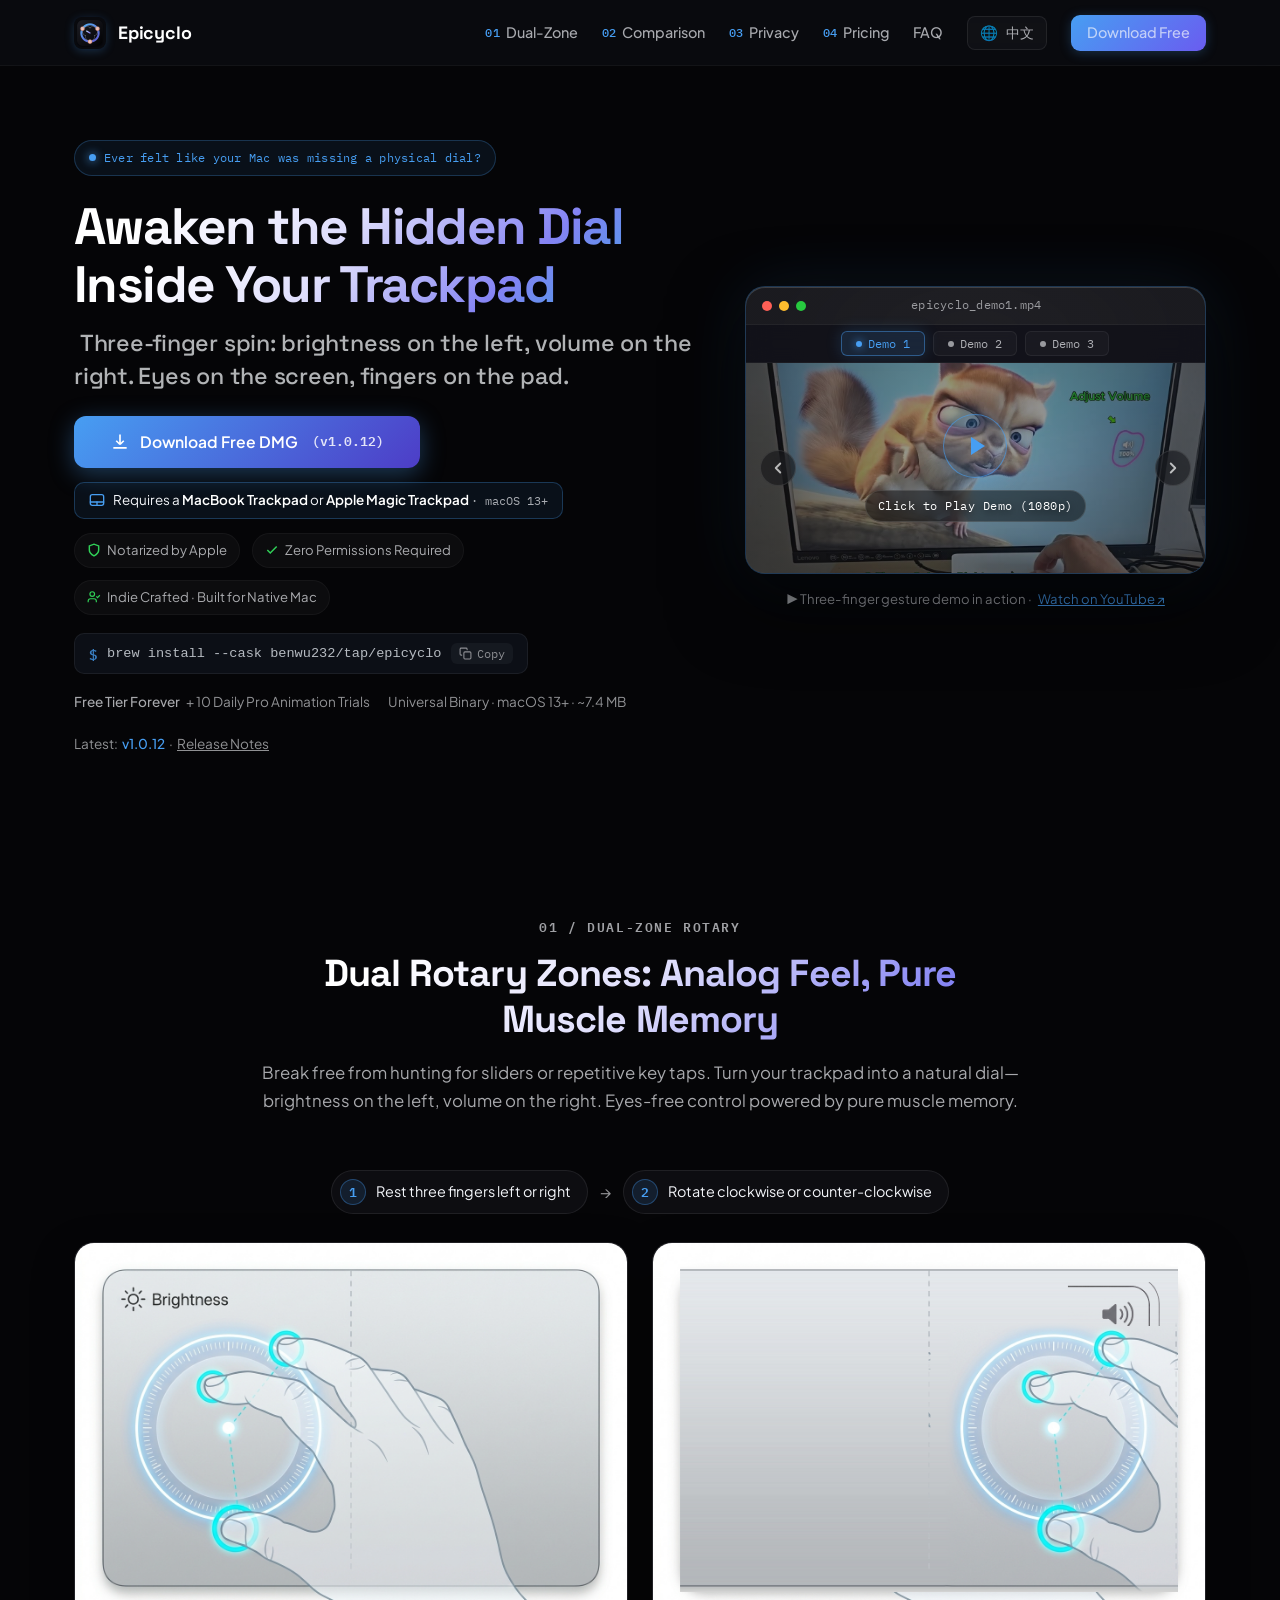
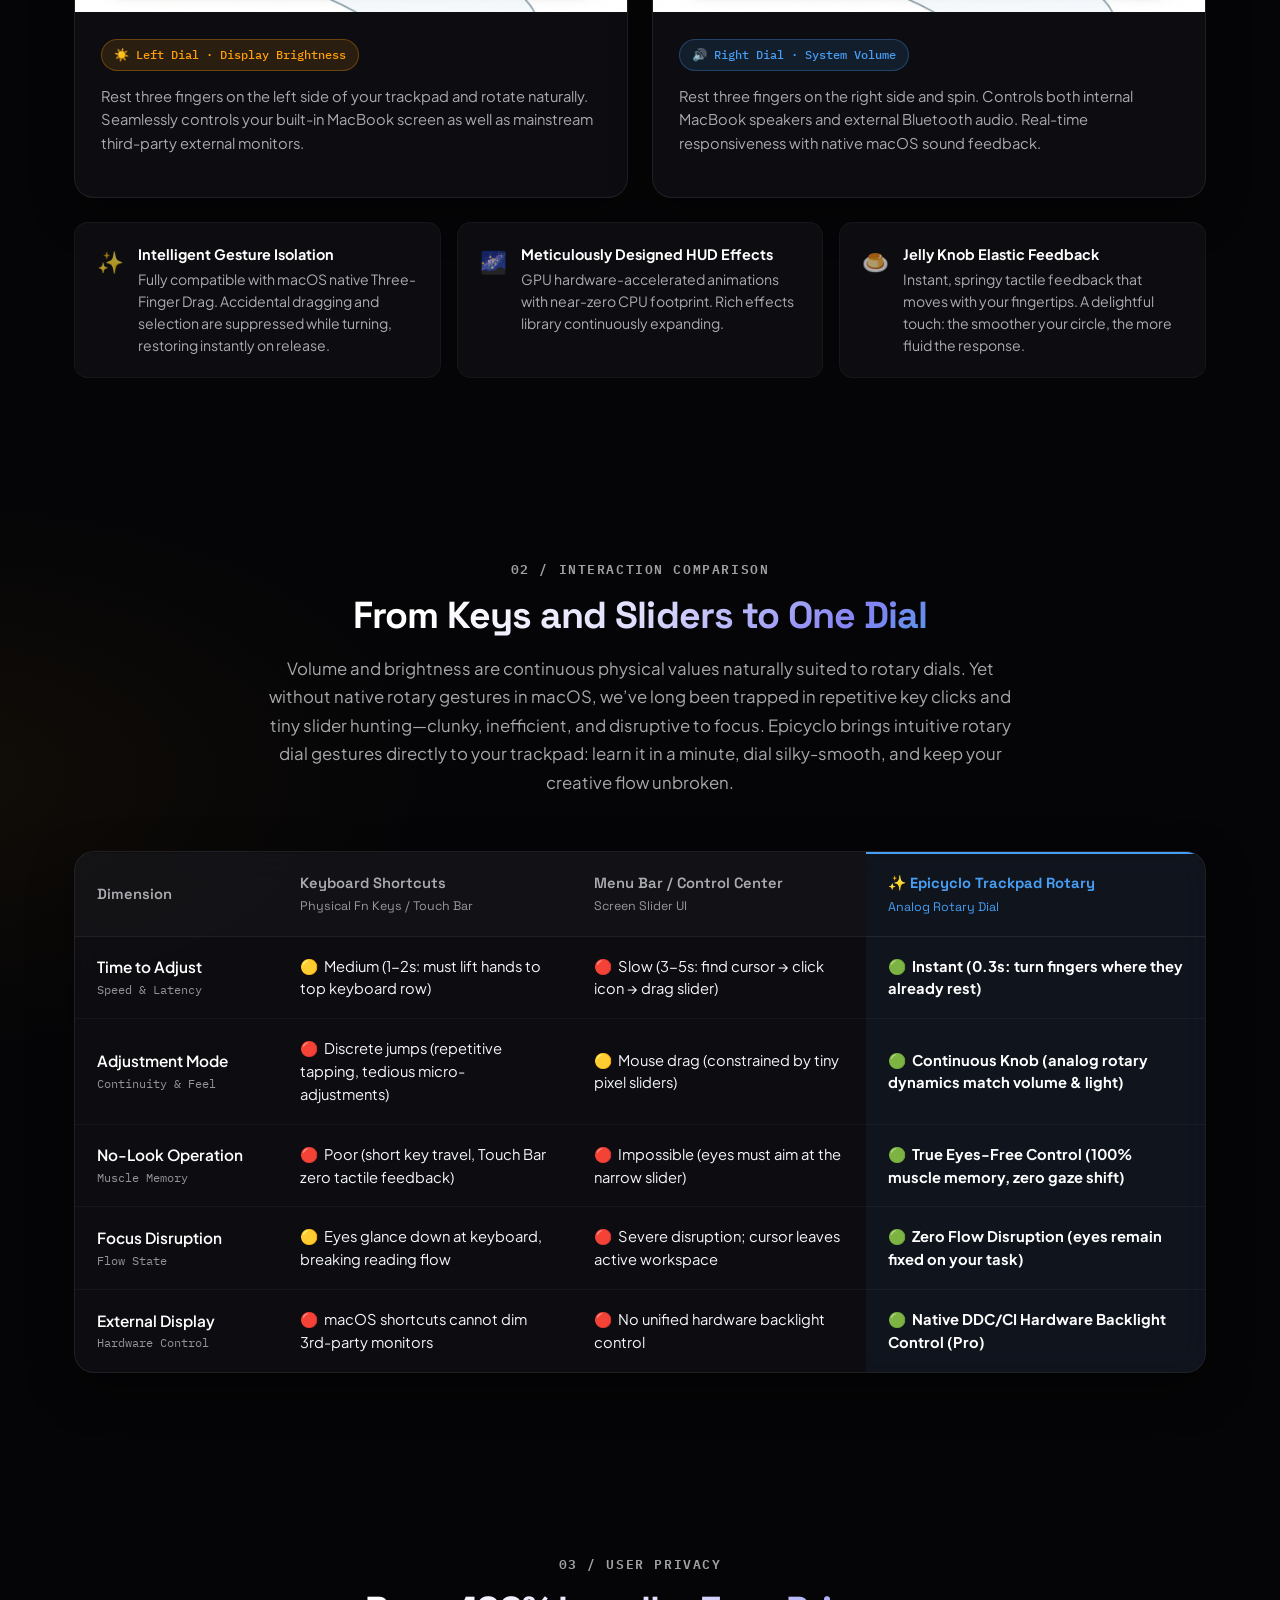
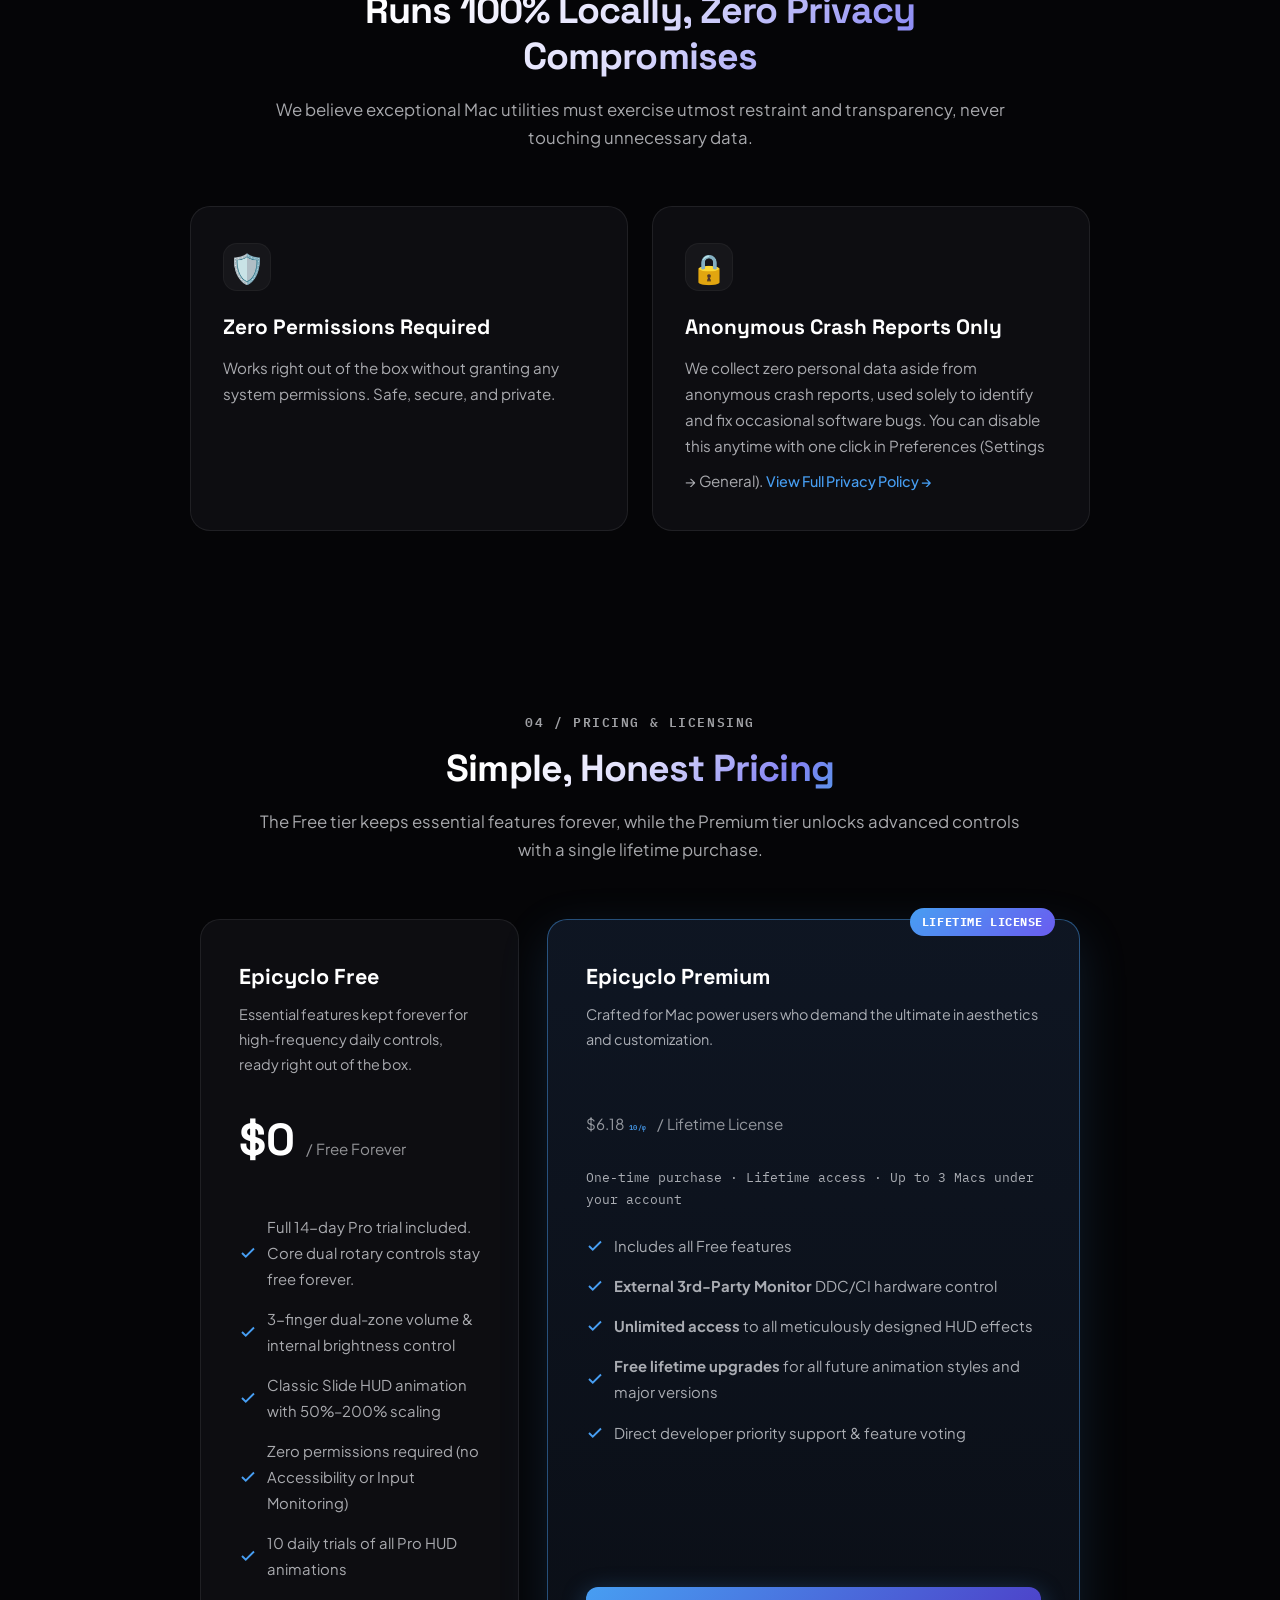
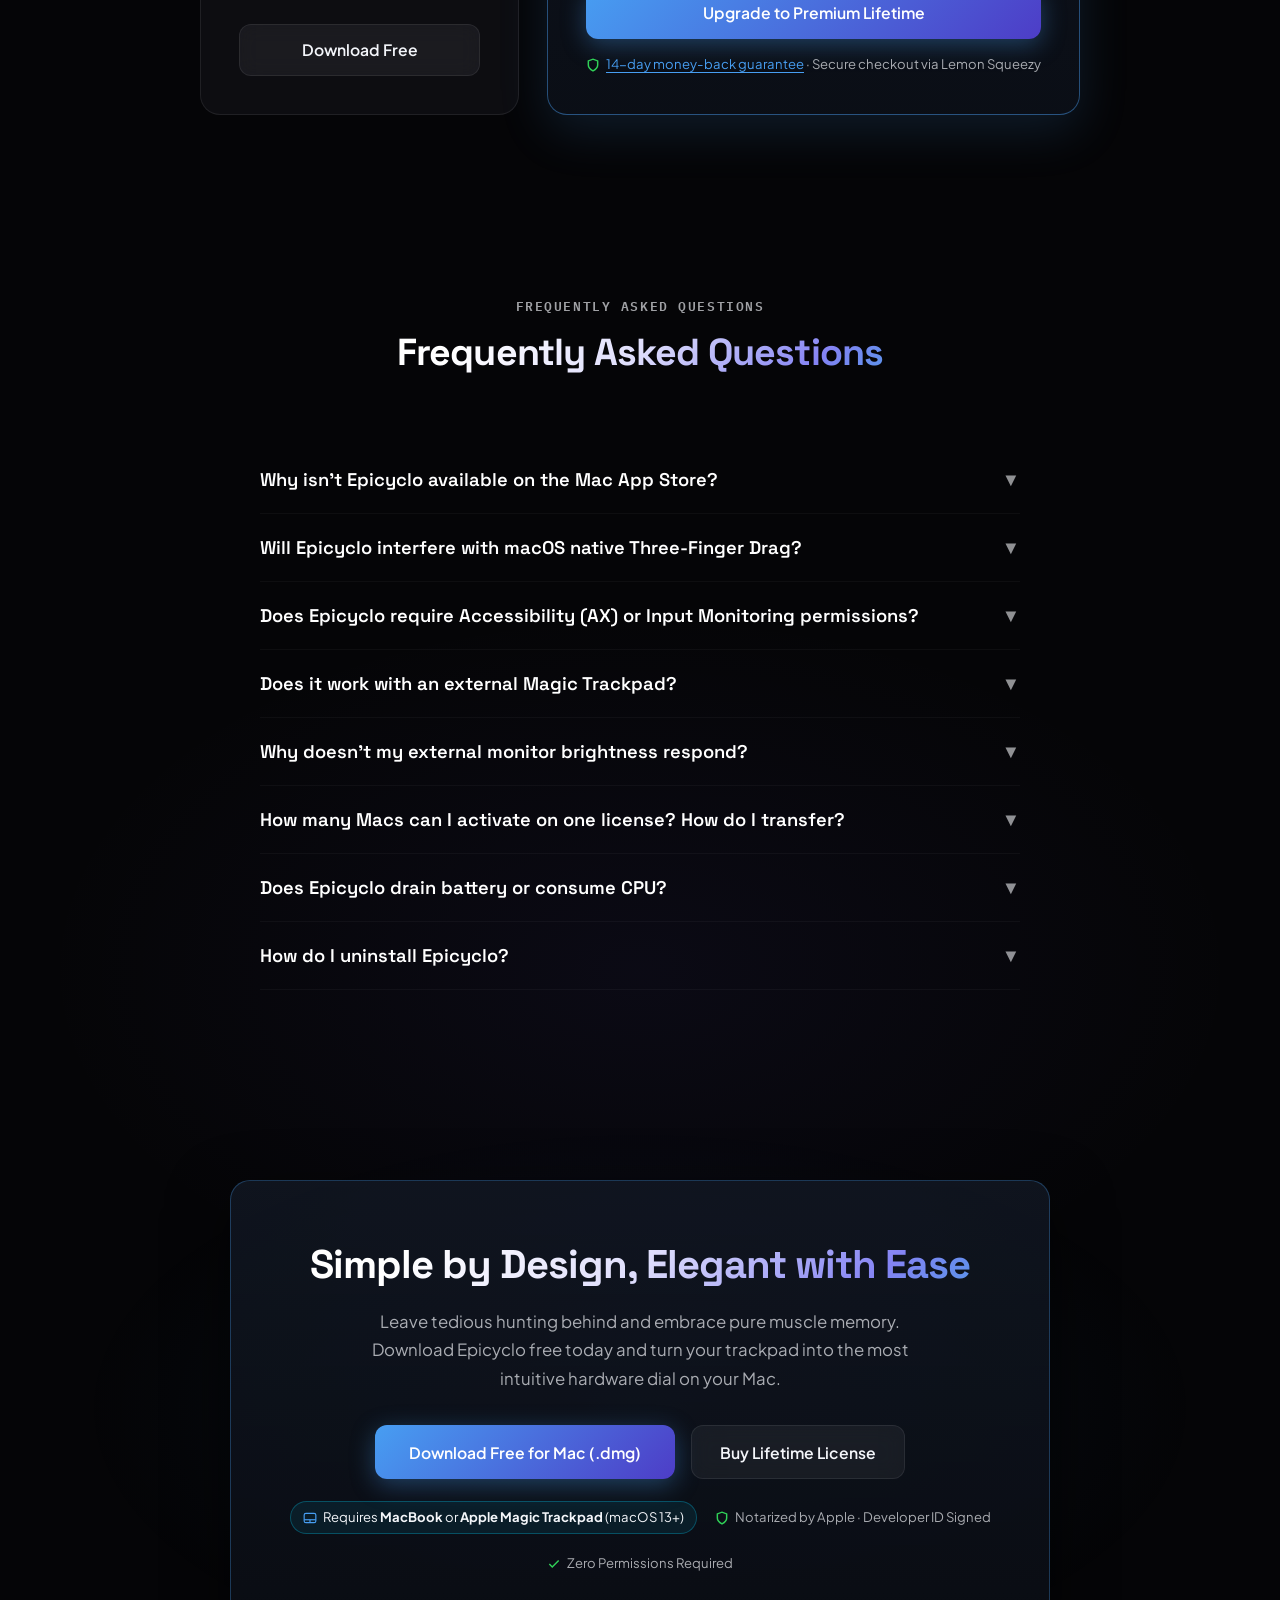
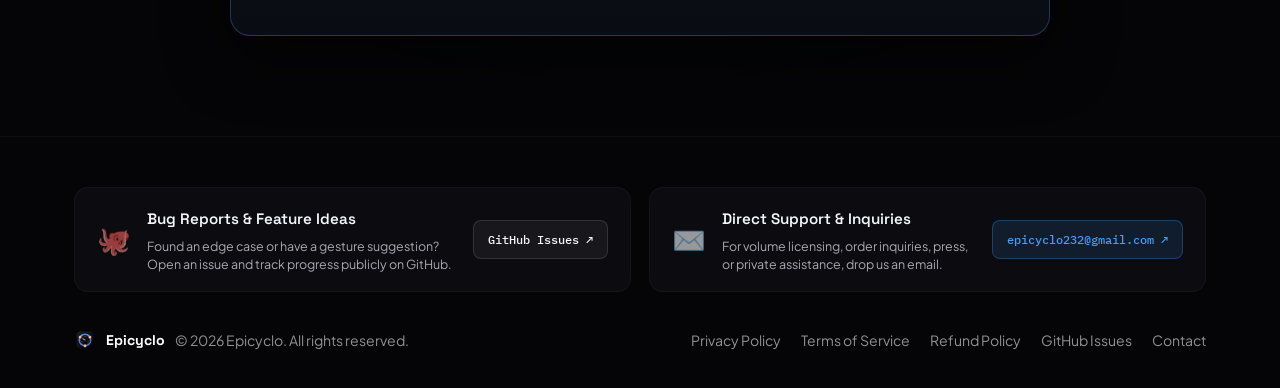
<file: index.html>
<!DOCTYPE html>
<html lang="en">
<head>
  <meta charset="UTF-8">
  <meta name="viewport" content="width=device-width, initial-scale=1.0">
  <title>Epicyclo — Awaken the Hidden Dial Inside Your Trackpad · Zero Permissions, Eyes-Free Control</title>
  <meta name="description" content="Epicyclo · Awaken the hidden dial inside your trackpad. Three-finger spin: brightness on the left, volume on the right. Eyes on the screen, fingers on the pad. Zero permissions, eyes-free control. Effortless simplicity, unbroken focus.">
  <link rel="icon" type="image/png" href="assets/appicon32.png">
  <link rel="apple-touch-icon" href="assets/appicon.png">

  <!-- Open Graph -->
  <meta property="og:type" content="website">
  <meta property="og:title" content="Epicyclo — Awaken the Hidden Dial Inside Your Trackpad">
  <meta property="og:description" content="Three-finger spin: brightness on the left, volume on the right. Eyes on the screen, fingers on the pad. Zero permissions, eyes-free control.">
  <meta property="og:image" content="assets/appicon.png">

  <!-- Twitter Card -->
  <meta name="twitter:card" content="summary_large_image">
  <meta name="twitter:title" content="Epicyclo — Awaken the Hidden Dial Inside Your Trackpad">
  <meta name="twitter:description" content="Three-finger spin: brightness on the left, volume on the right. Eyes on the screen, fingers on the pad. Zero permissions, eyes-free control.">
  <meta name="twitter:image" content="assets/appicon.png">

  <link rel="stylesheet" href="style.css">

  <script>
    // Smart language redirect for Chinese visitors
    (function(){
      try {
        var pref = localStorage.getItem("epicyclo_preferred_lang");
        if (!pref) {
          var langs = navigator.languages || [navigator.language || ""];
          var isZh = false;
          for (var i = 0; i < langs.length; i++) {
            if (langs[i] && langs[i].toLowerCase().indexOf("zh") === 0) {
              isZh = true;
              break;
            }
          }
          if (isZh) {
            window.location.replace("index_zh.html" + (window.location.hash || ""));
          }
        }
      } catch(e) {}
    })();
  </script>
</head>
<body>

  <!-- Navigation -->
  <header>
    <div class="nav">
      <a href="index.html" class="brand" aria-label="Epicyclo Homepage">
        <img src="assets/appicon.png" alt="Epicyclo Logo" class="brand-icon">
        <span>Epicyclo</span>
      </a>

      <nav class="nav-links">
        <a href="#matrix"><span class="n">01</span>Dual-Zone</a>
        <a href="#vs"><span class="n">02</span>Comparison</a>
        <a href="#privacy"><span class="n">03</span>Privacy</a>
        <a href="#pricing"><span class="n">04</span>Pricing</a>
        <a href="#faq">FAQ</a>
        <a href="index_zh.html" class="lang-btn" onclick="localStorage.setItem('epicyclo_preferred_lang', 'zh')" title="切换到中文">🌐 中文</a>
        <a href="#download" class="nav-cta">Download Free</a>
      </nav>
    </div>
  </header>

  <!-- Hero Section -->
  <section class="hero" id="hero">
    <div class="wrap">
      <div class="hero-grid">
        <div class="hero-text rv in">
          <div class="hero-badge">
            <span class="pulse-dot"></span>
            <span>Ever felt like your Mac was missing a physical dial?</span>
          </div>

          <h1>
            <span class="gradient-text">Awaken the Hidden Dial Inside Your Trackpad</span><br><span class="hero-subtitle">&nbsp;Three-finger spin: brightness on the left, volume on the right. Eyes on the screen, fingers on the pad.</span></h1>

          <div class="hero-actions" id="download">
            <a href="https://github.com/benwu232/Epicyclo/releases/download/v1.0.12/Epicyclo_v1.0.12.dmg" class="btn btn-primary" id="heroDownloadBtn" download="" title="Direct download Epicyclo_v1.0.12.dmg" style="padding:0 36px;height:52px">
              <svg width="20" height="20" fill="none" stroke="currentColor" stroke-width="2" viewBox="0 0 24 24" aria-hidden="true">
                <path d="M12 3v12m0 0l-4.5-4.5M12 15l4.5-4.5M4 19h16"></path>
              </svg>
              <span>Download Free DMG</span>
              <span class="mono" id="heroVersionTag" style="font-size:0.84em;opacity:0.85;margin-left:4px">(v1.0.12)</span>
            </a>
            <div class="hero-hw-req" role="note" aria-label="Hardware Requirements">
              <svg width="16" height="16" viewBox="0 0 24 24" fill="none" stroke="currentColor" stroke-width="2" stroke-linecap="round" stroke-linejoin="round" aria-hidden="true">
                <rect x="2" y="4" width="20" height="16" rx="3" ry="3"></rect>
                <line x1="2" y1="15" x2="22" y2="15"></line>
                <line x1="12" y1="15" x2="12" y2="20"></line>
              </svg>
              <span>Requires a <b>MacBook Trackpad</b> or <b>Apple Magic Trackpad</b> <span class="hw-os">· macOS 13+</span></span>
            </div>
          </div>

          <div class="hero-trust-row">
            <span class="hero-trust-item">
              <svg width="14" height="14" viewBox="0 0 24 24" fill="none" stroke="currentColor" stroke-width="2.5"><path d="M12 22s8-4 8-10V5l-8-3-8 3v7c0 6 8 10 8 10z"></path></svg>
              <span>Notarized by Apple</span>
            </span>
            <span class="hero-trust-item">
              <svg width="14" height="14" viewBox="0 0 24 24" fill="none" stroke="currentColor" stroke-width="2.5"><polyline points="20 6 9 17 4 12"></polyline></svg>
              <span>Zero Permissions Required</span>
            </span>
            <span class="hero-trust-item">
              <svg width="14" height="14" viewBox="0 0 24 24" fill="none" stroke="currentColor" stroke-width="2"><path d="M16 21v-2a4 4 0 0 0-4-4H6a4 4 0 0 0-4 4v2"></path><circle cx="9" cy="7" r="4"></circle><polyline points="16 11 18 13 22 9"></polyline></svg>
              <span>Indie Crafted · Built for Native Mac</span>
            </span>
          </div>

          <div class="hero-brew-box">
            <span class="brew-prompt">$</span>
            <code class="brew-cmd" id="brewCmdText">brew install --cask benwu232/tap/epicyclo</code>
            <button class="brew-copy-btn" id="copyBrewBtn" title="Copy to clipboard" aria-label="Copy Homebrew install command">
              <svg width="13" height="13" viewBox="0 0 24 24" fill="none" stroke="currentColor" stroke-width="2" stroke-linecap="round" stroke-linejoin="round">
                <rect x="9" y="9" width="13" height="13" rx="2" ry="2"></rect>
                <path d="M5 15H4a2 2 0 0 1-2-2V4a2 2 0 0 1 2-2h9a2 2 0 0 1 2 2v1"></path>
              </svg>
              <span id="copyLabel">Copy</span>
            </button>
          </div>

          <p class="hero-meta">
            <span><b>Free Tier Forever</b> + 10 Daily Pro Animation Trials</span>
            <span>Universal Binary · macOS 13+ · ~7.4 MB</span>
            <span id="versionMeta" style="display:inline-flex;align-items:center;gap:4px">Latest: <b id="versionNumber" style="color:var(--cyan)">v1.0.12</b> · <a class="release-notes-link" href="https://github.com/benwu232/Epicyclo/releases" target="_blank" rel="noopener" style="text-decoration:underline">Release Notes</a></span>
          </p>
        </div>

        <!-- Hero Stage: macOS Interactive Video Stage -->
        <div class="hero-stage rv in">
          <div class="trackpad-podium" id="trackpadPodium">
            <div class="video-frame-bar">
              <div class="mac-dots">
                <span class="mac-dot red"></span>
                <span class="mac-dot yellow"></span>
                <span class="mac-dot green"></span>
              </div>
              <span class="video-frame-title" id="videoFrameTitle">epicyclo_demo1.mp4</span>
              <span style="width:42px"></span>
            </div>

            <!-- macOS Style Demo Tabs -->
            <div class="video-tabs-bar" role="tablist" aria-label="Demo Videos">
              <button class="video-tab-btn active" data-index="0" role="tab" aria-selected="true" aria-controls="videoContainer">
                <span class="video-tab-dot"></span>
                <span class="video-tab-text">Demo 1</span>
              </button>
              <button class="video-tab-btn" data-index="1" role="tab" aria-selected="false" aria-controls="videoContainer">
                <span class="video-tab-dot"></span>
                <span class="video-tab-text">Demo 2</span>
              </button>
              <button class="video-tab-btn" data-index="2" role="tab" aria-selected="false" aria-controls="videoContainer">
                <span class="video-tab-dot"></span>
                <span class="video-tab-text">Demo 3</span>
              </button>
            </div>

            <div class="video-frame-body" id="videoContainer" role="button" tabindex="0" aria-label="Click to play demo video" style="cursor:pointer">
              <!-- Navigation Arrows -->
              <button class="video-nav-arrow prev" id="videoPrevBtn" title="Previous demo" aria-label="Previous demo" type="button">
                <svg width="18" height="18" viewBox="0 0 24 24" fill="none" stroke="currentColor" stroke-width="2.5" stroke-linecap="round" stroke-linejoin="round">
                  <polyline points="15 18 9 12 15 6"></polyline>
                </svg>
              </button>
              <button class="video-nav-arrow next" id="videoNextBtn" title="Next demo" aria-label="Next demo" type="button">
                <svg width="18" height="18" viewBox="0 0 24 24" fill="none" stroke="currentColor" stroke-width="2.5" stroke-linecap="round" stroke-linejoin="round">
                  <polyline points="9 18 15 12 9 6"></polyline>
                </svg>
              </button>

              <img id="videoThumbnail" src="https://img.youtube.com/vi/4AWLfFuUoUA/hqdefault.jpg" alt="Epicyclo three-finger gesture demo in action" class="video-thumbnail" loading="lazy" onerror="this.onerror=null;this.src='assets/demo_thumbnail.jpg';">
              <div class="video-overlay-tint"></div>
              <div class="video-play-btn" title="Play Demo Video" aria-label="Play Demo Video">
                <svg width="24" height="24" viewBox="0 0 24 24" fill="currentColor">
                  <polygon points="6 3 20 12 6 21 6 3"></polygon>
                </svg>
              </div>
              <span class="video-frame-hint" id="videoFrameHint">Click to Play Demo (1080p)</span>
            </div>
          </div>
          <div class="video-network-note">
            <span>▶️ Three-finger gesture demo in action ·</span>
            <a id="videoExternalLink" href="https://youtu.be/4AWLfFuUoUA" target="_blank" rel="noopener" style="color:var(--cyan);text-decoration:underline">Watch on YouTube ↗</a>
          </div>
        </div>
      </div>
    </div>
  </section>

  <!-- 01 / DUAL-ZONE ROTARY -->
  <section id="matrix">
    <div class="wrap">
      <div class="sec-head center rv in">
        <div class="sec-kicker">01 / DUAL-ZONE ROTARY</div>
        <h2 class="sec-title">Dual Rotary Zones: Analog Feel, Pure Muscle Memory</h2>
        <p class="sec-desc">
          Break free from hunting for sliders or repetitive key taps. Turn your trackpad into a natural dial—brightness on the left, volume on the right. Eyes-free control powered by pure muscle memory.
        </p>
      </div>

      <div class="steps-strip rv in">
        <span class="step-chip"><span class="step-num">1</span>Rest three fingers left or right</span><span class="step-arrow" aria-hidden="true">→</span><span class="step-chip"><span class="step-num">2</span>Rotate clockwise or counter-clockwise</span>
      </div>

      <!-- Dual Showcase Cards -->
      <div class="zone-dual-showcase rv in">
        <!-- Card 1: Brightness -->
        <div class="zone-photo-card">
          <div class="zone-photo-wrap">
            <img src="assets/guide_gesture_brightness.png" alt="Epicyclo three-finger gesture adjusting brightness on trackpad left side" loading="lazy">
          </div>
          <div class="zone-photo-body">
            <span class="zone-photo-tag sun">☀️ Left Dial · Display Brightness</span>
            <p>Rest three fingers on the left side of your trackpad and rotate naturally. Seamlessly controls your built-in MacBook screen as well as mainstream third-party external monitors.</p>
          </div>
        </div>

        <!-- Card 2: Volume -->
        <div class="zone-photo-card">
          <div class="zone-photo-wrap">
            <img src="assets/guide_gesture_volume.png" alt="Epicyclo three-finger gesture adjusting system volume on trackpad right side" loading="lazy">
          </div>

          <div class="zone-photo-body">
            <span class="zone-photo-tag vol">🔊 Right Dial · System Volume</span>
            <p>Rest three fingers on the right side and spin. Controls both internal MacBook speakers and external Bluetooth audio. Real-time responsiveness with native macOS sound feedback.</p>
          </div>
        </div>
      </div>

      <!-- Trust & Guard Rail Bar -->
      <div class="zone-trust-bar rv in">
        <div class="zone-trust-item">
          <span class="icon">✨</span>
          <div>
            <strong>Intelligent Gesture Isolation</strong>
            <p>Fully compatible with macOS native Three-Finger Drag. Accidental dragging and selection are suppressed while turning, restoring instantly on release.</p>
          </div>
        </div>
        <div class="zone-trust-item">
          <span class="icon">🌌</span>
          <div>
            <strong>Meticulously Designed HUD Effects</strong>
            <p>GPU hardware-accelerated animations with near-zero CPU footprint. Rich effects library continuously expanding.</p>
          </div>
        </div>
        <div class="zone-trust-item">
          <span class="icon">🍮</span>
          <div>
            <strong>Jelly Knob Elastic Feedback</strong>
            <p>Instant, springy tactile feedback that moves with your fingertips. A delightful touch: the smoother your circle, the more fluid the response.</p>
          </div>
        </div>
      </div>
    </div>
  </section>

  <!-- 02 / INTERACTION COMPARISON -->
  <section id="vs">
    <div class="wrap">
      <div class="sec-head center rv in">
        <div class="sec-kicker">02 / INTERACTION COMPARISON</div>
        <h2 class="sec-title">From Keys and Sliders to One Dial</h2>
        <p class="sec-desc">
          Volume and brightness are continuous physical values naturally suited to rotary dials. Yet without native rotary gestures in macOS, we’ve long been trapped in repetitive key clicks and tiny slider hunting—clunky, inefficient, and disruptive to focus. Epicyclo brings intuitive rotary dial gestures directly to your trackpad: learn it in a minute, dial silky-smooth, and keep your creative flow unbroken.
        </p>
      </div>

      <div class="comparison-table-wrapper rv in">
        <table class="comparison-table">
          <thead>
            <tr>
              <th style="width:18%">Dimension</th>
              <th style="width:26%">Keyboard Shortcuts<br><span style="font-weight:400;font-size:0.78rem;color:var(--ink-3)">Physical Fn Keys / Touch Bar</span></th>
              <th style="width:26%">Menu Bar / Control Center<br><span style="font-weight:400;font-size:0.78rem;color:var(--ink-3)">Screen Slider UI</span></th>
              <th class="col-highlight" style="width:30%">✨ Epicyclo Trackpad Rotary<br><span style="font-weight:400;font-size:0.78rem;color:var(--cyan)">Analog Rotary Dial</span></th>
            </tr>
          </thead>
          <tbody>
            <tr>
              <td>
                <div class="dim-title">Time to Adjust</div>
                <div class="dim-sub">Speed &amp; Latency</div>
              </td>
              <td><span class="status-tag">🟡</span>Medium (1-2s: must lift hands to top keyboard row)</td>
              <td><span class="status-tag">🔴</span>Slow (3-5s: find cursor → click icon → drag slider)</td>
              <td class="col-highlight"><span class="status-tag">🟢</span><strong>Instant (0.3s: turn fingers where they already rest)</strong></td>
            </tr>
            <tr>
              <td>
                <div class="dim-title">Adjustment Mode</div>
                <div class="dim-sub">Continuity &amp; Feel</div>
              </td>
              <td><span class="status-tag">🔴</span>Discrete jumps (repetitive tapping, tedious micro-adjustments)</td>
              <td><span class="status-tag">🟡</span>Mouse drag (constrained by tiny pixel sliders)</td>
              <td class="col-highlight"><span class="status-tag">🟢</span><strong>Continuous Knob (analog rotary dynamics match volume &amp; light)</strong></td>
            </tr>
            <tr>
              <td>
                <div class="dim-title">No-Look Operation</div>
                <div class="dim-sub">Muscle Memory</div>
              </td>
              <td><span class="status-tag">🔴</span>Poor (short key travel, Touch Bar zero tactile feedback)</td>
              <td><span class="status-tag">🔴</span>Impossible (eyes must aim at the narrow slider)</td>
              <td class="col-highlight"><span class="status-tag">🟢</span><strong>True Eyes-Free Control (100% muscle memory, zero gaze shift)</strong></td>
            </tr>
            <tr>
              <td>
                <div class="dim-title">Focus Disruption</div>
                <div class="dim-sub">Flow State</div>
              </td>
              <td><span class="status-tag">🟡</span>Eyes glance down at keyboard, breaking reading flow</td>
              <td><span class="status-tag">🔴</span>Severe disruption; cursor leaves active workspace</td>
              <td class="col-highlight"><span class="status-tag">🟢</span><strong>Zero Flow Disruption (eyes remain fixed on your task)</strong></td>
            </tr>
            <tr>
              <td>
                <div class="dim-title">External Display</div>
                <div class="dim-sub">Hardware Control</div>
              </td>
              <td><span class="status-tag">🔴</span>macOS shortcuts cannot dim 3rd-party monitors</td>
              <td><span class="status-tag">🔴</span>No unified hardware backlight control</td>
              <td class="col-highlight"><span class="status-tag">🟢</span><strong>Native DDC/CI Hardware Backlight Control (Pro)</strong></td>
            </tr>
          </tbody>
        </table>
      </div>
    </div>
  </section>

  <!-- 03 / USER PRIVACY -->
  <section id="privacy">
    <div class="wrap">
      <div class="sec-head center rv in">
        <div class="sec-kicker">03 / USER PRIVACY</div>
        <h2 class="sec-title">Runs 100% Locally, Zero Privacy Compromises</h2>
        <p class="sec-desc">
          We believe exceptional Mac utilities must exercise utmost restraint and transparency, never touching unnecessary data.
        </p>
      </div>

      <div class="privacy-cards-grid rv in">
        <div class="privacy-card">
          <div class="privacy-card-icon">🛡️</div>
          <h3>Zero Permissions Required</h3>
          <p>Works right out of the box without granting any system permissions. Safe, secure, and private.</p>
        </div>
        <div class="privacy-card">
          <div class="privacy-card-icon">🔒</div>
          <h3>Anonymous Crash Reports Only</h3>
          <p>We collect zero personal data aside from anonymous crash reports, used solely to identify and fix occasional software bugs. You can disable this anytime with one click in Preferences (Settings → General). <a href="privacy.html" class="privacy-link">View Full Privacy Policy →</a></p>
        </div>
      </div>
    </div>
  </section>

  <!-- 04 / PRICING & LICENSING -->
  <section id="pricing">
    <div class="wrap">
      <div class="sec-head center rv in">
        <div class="sec-kicker">04 / PRICING &amp; LICENSING</div>
        <h2 class="sec-title">Simple, Honest Pricing</h2>
        <p class="sec-desc">
          The Free tier keeps essential features forever, while the Premium tier unlocks advanced controls with a single lifetime purchase.
        </p>
      </div>

      <div class="pricing-cards rv in">
        <!-- Free Tier -->
        <div class="price-card">
          <div class="price-tier">Epicyclo Free</div>
          <div class="price-desc">Essential features kept forever for high-frequency daily controls, ready right out of the box.</div>
          <div class="price-val">$0 <span>/ Free Forever</span></div>

          <ul class="price-features">
            <li>
              <svg width="18" height="18" viewBox="0 0 24 24" fill="none" stroke="currentColor" stroke-width="2.5"><polyline points="20 6 9 17 4 12"></polyline></svg>
              <span>Full 14-day Pro trial included. Core dual rotary controls stay free forever.</span>
            </li>
            <li>
              <svg width="18" height="18" viewBox="0 0 24 24" fill="none" stroke="currentColor" stroke-width="2.5"><polyline points="20 6 9 17 4 12"></polyline></svg>
              <span>3-finger dual-zone volume &amp; internal brightness control</span>
            </li>
            <li>
              <svg width="18" height="18" viewBox="0 0 24 24" fill="none" stroke="currentColor" stroke-width="2.5"><polyline points="20 6 9 17 4 12"></polyline></svg>
              <span>Classic Slide HUD animation with 50%–200% scaling</span>
            </li>
            <li>
              <svg width="18" height="18" viewBox="0 0 24 24" fill="none" stroke="currentColor" stroke-width="2.5"><polyline points="20 6 9 17 4 12"></polyline></svg>
              <span>Zero permissions required (no Accessibility or Input Monitoring)</span>
            </li>
            <li>
              <svg width="18" height="18" viewBox="0 0 24 24" fill="none" stroke="currentColor" stroke-width="2.5"><polyline points="20 6 9 17 4 12"></polyline></svg>
              <span>10 daily trials of all Pro HUD animations</span>
            </li>
          </ul>

          <a href="#download" class="btn btn-secondary">Download Free</a>
        </div>

        <!-- Premium Lifetime -->
        <div class="price-card featured">
          <div class="featured-ribbon">Lifetime License</div>
          <div class="price-tier">Epicyclo Premium</div>
          <div class="price-desc">Crafted for Mac power users who demand the ultimate in aesthetics and customization.</div>
          <div class="price-val"><span class="math-tip" tabindex="0">$6.18<span class="math-const">10/φ</span>
              <span class="tip-box">φ = 1.618033... Golden Ratio · Geometric Aesthetic Constant</span>
            </span>
            <span>/ Lifetime License</span>
          </div>
          <div style="font-size:0.8rem;color:var(--ink-2);margin-top:6px;font-family:var(--font-mono)">One-time purchase · Lifetime access · Up to 3 Macs under your account</div>

          <ul class="price-features" style="margin-top:22px">
            <li>
              <svg width="18" height="18" viewBox="0 0 24 24" fill="none" stroke="currentColor" stroke-width="2.5"><polyline points="20 6 9 17 4 12"></polyline></svg>
              <span>Includes all Free features</span>
            </li>
            <li>
              <svg width="18" height="18" viewBox="0 0 24 24" fill="none" stroke="currentColor" stroke-width="2.5"><polyline points="20 6 9 17 4 12"></polyline></svg>
              <span><strong>External 3rd-Party Monitor</strong> DDC/CI hardware control</span>
            </li>
            <li>
              <svg width="18" height="18" viewBox="0 0 24 24" fill="none" stroke="currentColor" stroke-width="2.5"><polyline points="20 6 9 17 4 12"></polyline></svg>
              <span><strong>Unlimited access</strong> to all meticulously designed HUD effects</span>
            </li>
            <li>
              <svg width="18" height="18" viewBox="0 0 24 24" fill="none" stroke="currentColor" stroke-width="2.5"><polyline points="20 6 9 17 4 12"></polyline></svg>
              <span><strong>Free lifetime upgrades</strong> for all future animation styles and major versions</span>
            </li>
            <li>
              <svg width="18" height="18" viewBox="0 0 24 24" fill="none" stroke="currentColor" stroke-width="2.5"><polyline points="20 6 9 17 4 12"></polyline></svg>
              <span>Direct developer priority support &amp; feature voting</span>
            </li>
          </ul>

          <a href="https://benwu232.lemonsqueezy.com/checkout/buy/b0cc2a02-a466-4e4f-be09-2d57956056a3" target="_blank" rel="noopener" class="btn btn-primary" id="buyPremiumBtn">
            Upgrade to Premium Lifetime
          </a>
          <div class="price-guarantee">
            <svg width="14" height="14" viewBox="0 0 24 24" fill="none" stroke="currentColor" stroke-width="2.5" style="color:var(--green)"><path d="M12 22s8-4 8-10V5l-8-3-8 3v7c0 6 8 10 8 10z"></path></svg>
            <span><a href="refund.html">14-day money-back guarantee</a> · Secure checkout via Lemon Squeezy</span>
          </div>
        </div>
      </div>
    </div>
  </section>

  <!-- FAQ -->
  <section id="faq">
    <div class="wrap">
      <div class="sec-head center rv in">
        <div class="sec-kicker">FREQUENTLY ASKED QUESTIONS</div>
        <h2 class="sec-title">Frequently Asked Questions</h2>
      </div>

      <div class="faq-box rv in">
        <div class="qa">
          <button type="button" aria-expanded="false">
            <span>Why isn't Epicyclo available on the Mac App Store?</span>
            <span class="arrow">▼</span>
          </button>
          <div class="ans">
            <p>Apple’s Mac App Store sandbox strictly prohibits apps from accessing raw low-level trackpad multitouch event streams and communicating directly with external displays via the I2C / DDC-CI hardware bus (the exact same technical reason why tools like Raycast and Alfred distribute independently).<br><br>To achieve <b>custom rotary dial gesture algorithms</b> and <b>direct hardware backlight control</b>, Epicyclo is distributed directly via our website.<br><br>🛡️ <b>Security Guarantee</b>: Epicyclo embraces a minimalist security philosophy—it requires <b>zero system permissions</b> and collects <b>zero personal data aside from anonymous crash reports</b>. Furthermore, each build is <b>Apple Notarized</b> and Developer ID signed, installing cleanly through macOS Gatekeeper.</p>
          </div>
        </div>

        <div class="qa">
          <button type="button" aria-expanded="false">
            <span>Will Epicyclo interfere with macOS native Three-Finger Drag?</span>
            <span class="arrow">▼</span>
          </button>
          <div class="ans">
            <p><b>Not at all—they coexist seamlessly!</b> Epicyclo’s built-in algorithm automatically distinguishes between rotary dials and three-finger drags within milliseconds upon touch. Once locked, it stays securely engaged until your fingers lift.</p>
          </div>
        </div>

        <div class="qa">
          <button type="button" aria-expanded="false">
            <span>Does Epicyclo require Accessibility (AX) or Input Monitoring permissions?</span>
            <span class="arrow">▼</span>
          </button>
          <div class="ans">
            <p><strong>Absolutely not!</strong> This is a defining architectural advantage of Epicyclo. Built upon native trackpad events, it completely eliminates the need for sensitive Accessibility or Input Monitoring permissions. Safe, lightweight, and energy-efficient.</p>
          </div>
        </div>

        <div class="qa">
          <button type="button" aria-expanded="false">
            <span>Does it work with an external Magic Trackpad?</span>
            <span class="arrow">▼</span>
          </button>
          <div class="ans">
            <p>Yes, seamlessly. Whether using an integrated MacBook trackpad or a standalone Apple Magic Trackpad over Bluetooth or USB-C, Epicyclo delivers the same real-time responsiveness on macOS 13 (Ventura) and above.</p>
          </div>
        </div>

        <div class="qa">
          <button type="button" aria-expanded="false">
            <span>Why doesn't my external monitor brightness respond?</span>
            <span class="arrow">▼</span>
          </button>
          <div class="ans">
            <p>Most commercial displays (Dell, LG, Samsung, Philips, ASUS, etc.) support DDC/CI out of the box. Ensure "DDC/CI" is toggled ON in your monitor’s physical on-screen menu. Note that some unpowered USB-C adapters or hubs block I2C signals; connecting directly or via a DDC-compatible Thunderbolt dock is recommended.</p>
          </div>
        </div>

        <div class="qa">
          <button type="button" aria-expanded="false">
            <span>How many Macs can I activate on one license? How do I transfer?</span>
            <span class="arrow">▼</span>
          </button>
          <div class="ans">
            <p>Each Epicyclo Premium license covers <b>up to 3 Macs</b> under your personal ownership (e.g., an office MacBook, a home Mac mini, and a portable laptop).<br><br>When upgrading machines or reinstalling the OS, simply click "Deactivate" in Epicyclo’s settings on the old Mac, or reset device slots anytime through your Lemon Squeezy customer portal link sent upon purchase.</p>
          </div>
        </div>

        <div class="qa">
          <button type="button" aria-expanded="false">
            <span>Does Epicyclo drain battery or consume CPU?</span>
            <span class="arrow">▼</span>
          </button>
          <div class="ans">
            <p><b>Virtually zero drain, completely unnoticeable on battery life.</b><br>The dial remains completely idle most of the time with 0% CPU usage. Lightweight computations occur only during the brief milliseconds of three-finger rotation, while HUD animations are fully GPU hardware-accelerated. Since daily rotary tweaks take only about a second, battery consumption is imperceptible in practice.</p>
          </div>
        </div>

        <div class="qa">
          <button type="button" aria-expanded="false">
            <span>How do I uninstall Epicyclo?</span>
            <span class="arrow">▼</span>
          </button>
          <div class="ans">
            <p>Identical to any native macOS app: quit Epicyclo from the menu bar, then drag <b>Epicyclo.app</b> from Finder &gt; Applications directly into the Trash.<br>Epicyclo adheres to a clean architecture—it installs no background daemons, drivers, or kernel extensions, leaving zero clutter behind.</p>
          </div>
        </div>
      </div>
    </div>
  </section>

  <!-- Final CTA -->
  <section class="final-cta">
    <div class="wrap">
      <div class="final-card rv in">
        <h2 class="sec-title" style="font-size:2.5rem;margin-bottom:18px">Simple by Design, Elegant with Ease</h2>
        <p class="sec-desc" style="max-width:600px;margin:0 auto 32px auto">
          Leave tedious hunting behind and embrace pure muscle memory. Download Epicyclo free today and turn your trackpad into the most intuitive hardware dial on your Mac.
        </p>
        <div style="display:flex;justify-content:center;gap:16px;flex-wrap:wrap">
          <a href="https://github.com/benwu232/Epicyclo/releases/download/v1.0.12/Epicyclo_v1.0.12.dmg" class="btn btn-primary" style="height:54px;padding:0 34px" download="" title="Direct download Epicyclo_v1.0.12.dmg">
            Download Free for Mac (.dmg)
          </a>
          <a href="https://benwu232.lemonsqueezy.com/checkout/buy/b0cc2a02-a466-4e4f-be09-2d57956056a3" target="_blank" rel="noopener" class="btn btn-secondary" style="height:54px">
            Buy Lifetime License
          </a>
        </div>
        <div style="margin-top:22px;display:flex;justify-content:center;gap:18px;flex-wrap:wrap">
          <span style="font-size:0.82rem;color:var(--ink);display:inline-flex;align-items:center;gap:6px;background:rgba(0,210,255,0.08);border:1px solid rgba(0,210,255,0.28);padding:4px 12px;border-radius:999px">
            <svg width="14" height="14" viewBox="0 0 24 24" fill="none" stroke="currentColor" stroke-width="2" style="color:var(--cyan)"><rect x="2" y="4" width="20" height="16" rx="3" ry="3"></rect><line x1="2" y1="15" x2="22" y2="15"></line><line x1="12" y1="15" x2="12" y2="20"></line></svg>
            <span>Requires <b>MacBook</b> or <b>Apple Magic Trackpad</b> (macOS 13+)</span>
          </span>
          <span style="font-size:0.82rem;color:var(--ink-2);display:inline-flex;align-items:center;gap:6px">
            <svg width="14" height="14" viewBox="0 0 24 24" fill="none" stroke="currentColor" stroke-width="2.5" style="color:var(--green)"><path d="M12 22s8-4 8-10V5l-8-3-8 3v7c0 6 8 10 8 10z"></path></svg>
            Notarized by Apple · Developer ID Signed
          </span>
          <span style="font-size:0.82rem;color:var(--ink-2);display:inline-flex;align-items:center;gap:6px">
            <svg width="14" height="14" viewBox="0 0 24 24" fill="none" stroke="currentColor" stroke-width="2.5" style="color:var(--green)"><polyline points="20 6 9 17 4 12"></polyline></svg>
            Zero Permissions Required
          </span>
        </div>
      </div>
    </div>
  </section>

  <!-- Footer -->
  <footer>
    <div class="wrap">
      <!-- SUPPORT & CONTACT STRIP -->
      <div class="foot-contact rv in">
        <div class="fc-card">
          <div class="fc-icon">🐙</div>
          <div class="fc-body">
            <div class="fc-title">Bug Reports &amp; Feature Ideas</div>
            <p class="fc-desc">Found an edge case or have a gesture suggestion? Open an issue and track progress publicly on GitHub.</p>
          </div>
          <a class="fc-btn" href="https://github.com/benwu232/Epicyclo/issues" target="_blank" rel="noopener">
            GitHub Issues ↗
          </a>
        </div>
        <div class="fc-card">
          <div class="fc-icon">✉️</div>
          <div class="fc-body">
            <div class="fc-title">Direct Support &amp; Inquiries</div>
            <p class="fc-desc">For volume licensing, order inquiries, press, or private assistance, drop us an email.</p>
          </div>
          <a class="fc-btn fc-btn-cyan" href="mailto:epicyclo232@gmail.com?subject=%5BEpicyclo%5D%20Support%20%26%20Inquiry">
            epicyclo232@gmail.com ↗
          </a>
        </div>
      </div>

      <div class="footer-inner">
        <div style="display:flex;align-items:center;gap:10px">
          <img src="assets/appicon32.png" alt="Epicyclo" style="width:22px;height:22px;border-radius:5px">
          <span style="font-family:var(--font-head);font-weight:700;color:#ffffff">Epicyclo</span>
          <span>© 2026 Epicyclo. All rights reserved.</span>
        </div>

        <div class="footer-links">
          <a href="privacy.html">Privacy Policy</a>
          <a href="terms.html">Terms of Service</a>
          <a href="refund.html">Refund Policy</a>
          <a href="https://github.com/benwu232/Epicyclo/issues" target="_blank" rel="noopener">GitHub Issues</a>
          <a href="mailto:epicyclo232@gmail.com">Contact</a>
        </div>
      </div>
    </div>
  </footer>

  <!-- Scripts -->
  <script>
    // =========================================================================
    // 1. Dynamic GitHub Release DMG Sync (PhantomKnob-aligned with 30m Cache)
    // =========================================================================
    (function initReleaseDownload() {
      var CACHE_KEY = "ep_latest_release_cache";
      var CACHE_TIME_KEY = "ep_latest_release_time";
      var CACHE_TTL = 30 * 60 * 1000; // 30 minutes cache

      function applyReleaseData(data) {
        if (!data || !data.tag_name) return;
        var tagName = data.tag_name;
        var dmgAsset = null;
        if (data.assets && data.assets.length) {
          for (var i = 0; i < data.assets.length; i++) {
            var a = data.assets[i];
            if (a.name && a.name.toLowerCase().endsWith(".dmg")) {
              dmgAsset = a;
              break;
            }
          }
        }
        var dmgUrl = dmgAsset ? dmgAsset.browser_download_url : null;

        // 1. Replace all download links with direct DMG URL
        var downloadBtns = document.querySelectorAll('a[href*="github.com/benwu232/epicyclo/releases"], a[href*="github.com/benwu232/Epicyclo/releases"]');
        downloadBtns.forEach(function(btn) {
          if (btn.classList.contains("release-notes-link")) return;
          if (dmgUrl) {
            btn.href = dmgUrl;
            btn.setAttribute("download", "");
            btn.setAttribute("title", "Direct download " + (dmgAsset.name || (tagName + " DMG")));
          }
        });

        // 2. Update version tags and text
        var heroVerTag = document.getElementById("heroVersionTag");
        if (heroVerTag) {
          heroVerTag.textContent = "(" + tagName + ")";
        }
        var verNum = document.getElementById("versionNumber");
        if (verNum) {
          verNum.textContent = tagName;
        }
        var verBadges = document.querySelectorAll(".ep-latest-version");
        verBadges.forEach(function(el) {
          el.textContent = tagName;
        });
      }

      try {
        var cached = localStorage.getItem(CACHE_KEY);
        var cachedTime = localStorage.getItem(CACHE_TIME_KEY);
        var now = Date.now();
        if (cached && cachedTime && (now - parseInt(cachedTime, 10)) < CACHE_TTL) {
          applyReleaseData(JSON.parse(cached));
          return;
        }
      } catch(e) {}

      fetch("https://api.github.com/repos/benwu232/Epicyclo/releases/latest")
        .then(function(res) {
          if (!res.ok) throw new Error("HTTP " + res.status);
          return res.json();
        })
        .then(function(data) {
          try {
            localStorage.setItem(CACHE_KEY, JSON.stringify(data));
            localStorage.setItem(CACHE_TIME_KEY, Date.now().toString());
          } catch(e) {}
          applyReleaseData(data);
        })
        .catch(function(err) {
          console.warn("Using fallback releases link:", err);
        });
    })();

    // =========================================================================
    // 2. Copy Homebrew Command
    // =========================================================================
    var copyBtn = document.getElementById("copyBrewBtn");
    var brewCmd = document.getElementById("brewCmdText");
    var copyLabel = document.getElementById("copyLabel");
    if (copyBtn && brewCmd) {
      copyBtn.addEventListener("click", function() {
        navigator.clipboard.writeText(brewCmd.innerText.trim()).then(function() {
          copyLabel.innerText = "Copied!";
          copyBtn.style.color = "var(--green)";
          setTimeout(function() {
            copyLabel.innerText = "Copy";
            copyBtn.style.color = "";
          }, 2000);
        });
      });
    }

    // =========================================================================
    // 3. FAQ Accordion
    // =========================================================================
    document.querySelectorAll(".qa button").forEach(function(btn) {
      btn.addEventListener("click", function() {
        var parent = this.parentElement;
        var isOpen = parent.classList.contains("open");
        document.querySelectorAll(".qa").forEach(function(item) {
          item.classList.remove("open");
          item.querySelector("button").setAttribute("aria-expanded", "false");
        });
        if (!isOpen) {
          parent.classList.add("open");
          this.setAttribute("aria-expanded", "true");
        }
      });
    });

    // =========================================================================
    // 4. Scroll Reveal Observer (.rv)
    // =========================================================================
    (function initScrollReveal() {
      if (!("IntersectionObserver" in window)) {
        document.querySelectorAll(".rv").forEach(function(el) { el.classList.add("in"); });
        return;
      }
      var observer = new IntersectionObserver(function(entries) {
        entries.forEach(function(entry) {
          if (entry.isIntersecting) {
            entry.target.classList.add("in");
            observer.unobserve(entry.target);
          }
        });
      }, { threshold: 0.12 });

      document.querySelectorAll(".rv").forEach(function(el) {
        observer.observe(el);
      });
    })();

    // =========================================================================
    // 5. Non-Mac visitor detection & friendly prompt
    // =========================================================================
    (function initPlatformCheck() {
      var isMac = /Macintosh|MacIntel|MacPPC|Mac68K/i.test(navigator.userAgent) && !/iPhone|iPad|iPod/i.test(navigator.userAgent);
      if (!isMac) {
        var dlBtns = document.querySelectorAll('#heroDownloadBtn, .final-card a.btn-primary');
        dlBtns.forEach(function(btn) {
          btn.addEventListener("click", function(e) {
            e.preventDefault();
            navigator.clipboard.writeText(window.location.href);
            alert("Epicyclo is crafted exclusively for macOS and requires a MacBook trackpad or Apple Magic Trackpad.\n\nWe have copied the website link to your clipboard—please open it on your Mac to download!");
          });
        });
      }
    })();

    // =========================================================================
    // 6. Demo Video Facade Carousel (Multi-Demo with Facade & YouTube Embed)
    // =========================================================================
    (function initVideoCarousel() {
      var container = document.getElementById("videoContainer");
      if (!container) return;

      var videos = [
        {
          id: "4AWLfFuUoUA",
          title: "epicyclo_demo1.mp4",
          thumb: "https://img.youtube.com/vi/4AWLfFuUoUA/hqdefault.jpg",
          desc: "Click to Play Demo 1 (1080p)",
          alt: "Epicyclo three-finger gesture demo 1"
        },
        {
          id: "6qk6JdfmSPY",
          title: "epicyclo_demo2.mp4",
          thumb: "https://img.youtube.com/vi/6qk6JdfmSPY/hqdefault.jpg",
          desc: "Click to Play Demo 2 (1080p)",
          alt: "Epicyclo three-finger gesture demo 2"
        },
        {
          id: "LIGHtcWG888",
          title: "epicyclo_demo3.mp4",
          thumb: "https://img.youtube.com/vi/LIGHtcWG888/hqdefault.jpg",
          desc: "Click to Play Demo 3 (1080p)",
          alt: "Epicyclo three-finger gesture demo 3"
        }
      ];

      var currentIndex = 0;
      var isPlaying = false;
      var userInteracted = false;
      var autoRotateTimer = null;

      var titleEl = document.getElementById("videoFrameTitle");
      var thumbEl = document.getElementById("videoThumbnail");
      var hintEl = document.getElementById("videoFrameHint");
      var externalLinkEl = document.getElementById("videoExternalLink");
      var tabBtns = document.querySelectorAll(".video-tab-btn");
      var prevBtn = document.getElementById("videoPrevBtn");
      var nextBtn = document.getElementById("videoNextBtn");
      var podium = document.getElementById("trackpadPodium");

      function updateActiveUI(idx) {
        currentIndex = idx;
        var cur = videos[idx];

        // 1. Update filename and YouTube link
        if (titleEl) titleEl.textContent = cur.title;
        if (externalLinkEl) externalLinkEl.href = "https://youtu.be/" + cur.id;

        // 2. Update Tabs
        tabBtns.forEach(function(btn, i) {
          if (i === idx) {
            btn.classList.add("active");
            btn.setAttribute("aria-selected", "true");
          } else {
            btn.classList.remove("active");
            btn.setAttribute("aria-selected", "false");
          }
        });

        // 3. If already playing, seamlessly switch iframe
        if (isPlaying) {
          container.innerHTML = '<iframe src="https://www.youtube-nocookie.com/embed/' + cur.id + '?autoplay=1&mute=1&loop=1&playlist=' + cur.id + '&playsinline=1&rel=0&modestbranding=1" title="' + cur.title + '" frameborder="0" allow="accelerometer; autoplay; clipboard-write; encrypted-media; gyroscope; picture-in-picture; web-share" allowfullscreen style="width:100%;height:100%;border:none;display:block;"></iframe>';
        } else {
          // 4. Update thumbnail and hint
          if (thumbEl) {
            thumbEl.src = cur.thumb;
            thumbEl.alt = cur.alt;
          }
          if (hintEl) {
            hintEl.textContent = cur.desc;
          }
        }
      }

      function playCurrentVideo() {
        isPlaying = true;
        stopAutoRotate();
        container.style.cursor = "default";
        var cur = videos[currentIndex];
        container.innerHTML = '<iframe src="https://www.youtube-nocookie.com/embed/' + cur.id + '?autoplay=1&mute=1&loop=1&playlist=' + cur.id + '&playsinline=1&rel=0&modestbranding=1" title="' + cur.title + '" frameborder="0" allow="accelerometer; autoplay; clipboard-write; encrypted-media; gyroscope; picture-in-picture; web-share" allowfullscreen style="width:100%;height:100%;border:none;display:block;"></iframe>';
      }

      function stopAutoRotate() {
        userInteracted = true;
        if (autoRotateTimer) {
          clearInterval(autoRotateTimer);
          autoRotateTimer = null;
        }
      }

      function goToIndex(idx) {
        var nextIdx = (idx + videos.length) % videos.length;
        updateActiveUI(nextIdx);
      }

      // Tab clicks
      tabBtns.forEach(function(btn) {
        btn.addEventListener("click", function(e) {
          e.stopPropagation();
          stopAutoRotate();
          var idx = parseInt(btn.getAttribute("data-index"), 10);
          if (!isNaN(idx)) goToIndex(idx);
        });
      });

      // Navigation arrows
      if (prevBtn) {
        prevBtn.addEventListener("click", function(e) {
          e.stopPropagation();
          stopAutoRotate();
          goToIndex(currentIndex - 1);
        });
      }
      if (nextBtn) {
        nextBtn.addEventListener("click", function(e) {
          e.stopPropagation();
          stopAutoRotate();
          goToIndex(currentIndex + 1);
        });
      }

      // Click to play
      container.addEventListener("click", function(e) {
        if (isPlaying) return;
        if (e.target.closest(".video-nav-arrow") || e.target.closest(".video-tab-btn")) return;
        playCurrentVideo();
      });

      container.addEventListener("keydown", function(e) {
        if (!isPlaying && (e.key === "Enter" || e.key === " ")) {
          e.preventDefault();
          playCurrentVideo();
        }
      });

      // Auto rotation: 5s interval, pauses on hover, cancels on interaction
      var isHovered = false;
      if (podium) {
        podium.addEventListener("mouseenter", function() { isHovered = true; });
        podium.addEventListener("mouseleave", function() { isHovered = false; });
      }

      autoRotateTimer = setInterval(function() {
        if (userInteracted || isPlaying) {
          clearInterval(autoRotateTimer);
          return;
        }
        if (!isHovered) {
          goToIndex(currentIndex + 1);
        }
      }, 5000);
    })();
  </script>






</body>
</html>
</file>
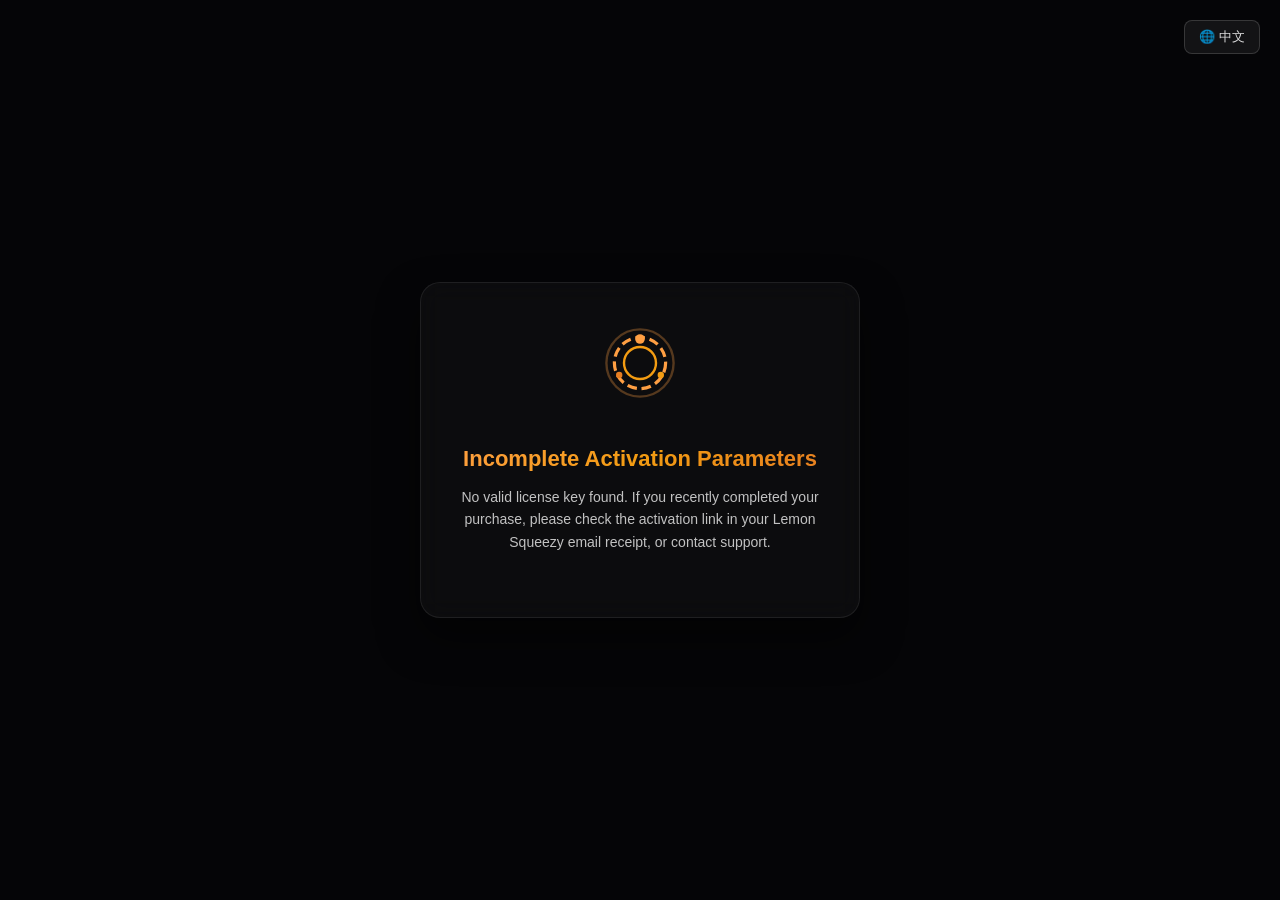
<file: activate.html>
<!DOCTYPE html>
<html lang="en">
<head>
    <meta charset="UTF-8">
    <meta name="viewport" content="width=device-width, initial-scale=1.0">
    <title id="doc-title">Activating Epicyclo Premium...</title>
    <style>
        body {
            background-color: #050507;
            color: #ffffff;
            font-family: -apple-system, BlinkMacSystemFont, "Segoe UI", Roboto, Helvetica, Arial, sans-serif;
            display: flex;
            align-items: center;
            justify-content: center;
            min-height: 100vh;
            margin: 0;
            text-align: center;
            position: relative;
        }
        .lang-bar {
            position: absolute;
            top: 20px;
            right: 20px;
            z-index: 10;
        }
        .lang-toggle-btn {
            background: rgba(255, 255, 255, 0.06);
            border: 1px solid rgba(255, 255, 255, 0.15);
            color: rgba(255, 255, 255, 0.85);
            padding: 7px 14px;
            border-radius: 8px;
            font-size: 13px;
            cursor: pointer;
            transition: all 0.2s;
            display: inline-flex;
            align-items: center;
            gap: 6px;
        }
        .lang-toggle-btn:hover {
            background: rgba(255, 159, 67, 0.15);
            border-color: #ff9f43;
            color: #ff9f43;
        }
        .container {
            max-width: 440px;
            width: 90%;
            padding: 40px 24px;
            background: rgba(255, 255, 255, 0.03);
            border: 1px solid rgba(255, 255, 255, 0.08);
            border-radius: 20px;
            box-shadow: 0 20px 40px rgba(0,0,0,0.5);
            backdrop-filter: blur(12px);
            box-sizing: border-box;
        }
        .logo {
            width: 80px;
            height: 80px;
            margin-bottom: 24px;
            animation: pulse-spin 6s infinite ease-in-out;
        }
        @keyframes pulse-spin {
            0% { transform: rotate(0deg) scale(1); }
            50% { transform: rotate(180deg) scale(1.05); }
            100% { transform: rotate(360deg) scale(1); }
        }
        h1 {
            font-size: 22px;
            font-weight: 700;
            margin-bottom: 12px;
            background: linear-gradient(135deg, #ff9f43, #f39c12, #e67e22);
            -webkit-background-clip: text;
            -webkit-text-fill-color: transparent;
        }
        p {
            font-size: 14px;
            color: rgba(255, 255, 255, 0.75);
            line-height: 1.6;
            margin-bottom: 24px;
        }
        .btn {
            display: inline-block;
            background: linear-gradient(135deg, #ff9f43, #f39c12);
            color: #1a1a1a;
            font-weight: 600;
            padding: 12px 32px;
            border-radius: 10px;
            text-decoration: none;
            font-size: 14px;
            transition: all 0.2s;
            cursor: pointer;
            border: none;
            box-shadow: 0 4px 15px rgba(255, 159, 67, 0.3);
        }
        .btn:hover {
            background: linear-gradient(135deg, #ffb366, #ff9f43);
            transform: translateY(-1px);
            box-shadow: 0 6px 20px rgba(255, 159, 67, 0.45);
        }
        .btn:active {
            transform: translateY(0);
        }
        .backup-box {
            margin-top: 32px;
            padding-top: 24px;
            border-top: 1px solid rgba(255, 255, 255, 0.1);
            text-align: left;
        }
        .backup-title {
            font-size: 12px;
            font-weight: 600;
            color: #ff9f43;
            margin-bottom: 8px;
        }
        .code-snippet {
            background: rgba(0, 0, 0, 0.4);
            padding: 10px 14px;
            border-radius: 6px;
            font-family: ui-monospace, SFMono-Regular, Menlo, Monaco, Consolas, monospace;
            font-size: 12px;
            color: #00ffcc;
            word-break: break-all;
            user-select: all;
            border: 1px solid rgba(255, 255, 255, 0.05);
        }
        .footer-note {
            margin-top: 10px;
            font-size: 11px;
            color: rgba(255,255,255,0.5);
            line-height: 1.4;
        }
    </style>
</head>
<body>
    <div class="lang-bar">
        <button class="lang-toggle-btn" id="lang-toggle" onclick="toggleLanguage()">🌐 English</button>
    </div>

    <div class="container">
        <!-- Epicyclo Circular Spiral SVG Logo -->
        <svg class="logo" viewBox="0 0 100 100" fill="none" xmlns="http://www.w3.org/2000/svg">
            <circle cx="50" cy="50" r="42" stroke="#ff9f43" stroke-width="3" stroke-opacity="0.3" />
            <circle cx="50" cy="50" r="32" stroke="#ff9f43" stroke-width="4" stroke-dasharray="12 6" />
            <circle cx="50" cy="50" r="20" stroke="#f39c12" stroke-width="3" />
            <circle cx="50" cy="20" r="6" fill="#ff9f43" />
            <circle cx="76" cy="65" r="4" fill="#f39c12" />
            <circle cx="24" cy="65" r="4" fill="#e67e22" />
        </svg>

        <h1 id="status-title">Launching Epicyclo Activation...</h1>
        <p id="status-desc">We are sending the activation signal to Epicyclo on your Mac. If the app does not open automatically, please click the button below.</p>

        <a class="btn" id="activate-btn">Open &amp; Activate Epicyclo</a>

        <div class="backup-box" id="backup-container">
            <div class="backup-title" id="backup-title">Manual Backup License Key (Non-Mac devices or offline)</div>
            <p id="backup-desc" style="font-size:11px; margin-bottom:8px;">If you purchased on mobile, copy this license key and enter it manually in the Mac app:</p>
            <div class="code-snippet" id="key-display">Loading...</div>
            <div class="footer-note">
                <span id="email-label">Licensed Email:</span> <span id="email-display" style="color: #fff">...</span>
            </div>
        </div>
    </div>

    <script>
        const I18N = {
            zh: {
                docTitle: "正在激活 Epicyclo Premium...",
                statusSuccess: "正在启动 Epicyclo 激活...",
                descSuccess: "我们正在向您 Mac 上的 Epicyclo 发送激活信号。如果没有自动弹出激活界面，请点击下方按钮手动唤醒。",
                btnOpen: "打开并激活 Epicyclo",
                backupTitle: "手动备份授权码 (非 Mac 设备或离线备用)",
                backupDesc: "如果您是在手机上购买的，可以复制此授权码前往 Mac 端 App 手动输入：",
                emailLabel: "授权邮箱: ",
                emailAutoLinked: "已通过授权码自动关联",
                statusIncomplete: "激活参数不完整",
                descIncomplete: "未检测到有效授权码。若您刚刚完成购买，请检查您的 Lemon Squeezy 订单确认邮件中的激活链接，或联系作者获取支持。",
                noKey: "无有效授权码",
                toggleBtn: "🌐 English"
            },
            en: {
                docTitle: "Activating Epicyclo Premium...",
                statusSuccess: "Launching Epicyclo Activation...",
                descSuccess: "We are sending the activation signal to Epicyclo on your Mac. If the app does not open automatically, please click the button below.",
                btnOpen: "Open & Activate Epicyclo",
                backupTitle: "Manual Backup License Key (Non-Mac devices or offline)",
                backupDesc: "If you purchased on mobile, copy this license key and enter it manually in the Mac app:",
                emailLabel: "Licensed Email: ",
                emailAutoLinked: "Automatically linked to license key",
                statusIncomplete: "Incomplete Activation Parameters",
                descIncomplete: "No valid license key found. If you recently completed your purchase, please check the activation link in your Lemon Squeezy email receipt, or contact support.",
                noKey: "No valid license key found",
                toggleBtn: "🌐 中文"
            }
        };

        let currentLang = "en";
        let hasValidKey = false;
        let globalKey = "";
        let globalEmail = "";

        function detectLanguage() {
            const params = new URLSearchParams(window.location.search);
            const urlLang = (params.get('lang') || '').toLowerCase();
            if (urlLang === 'zh' || urlLang === 'en') {
                try {
                    localStorage.setItem('epicyclo_preferred_lang', urlLang);
                } catch(e) {}
                return urlLang;
            }

            try {
                const stored = localStorage.getItem('epicyclo_preferred_lang');
                if (stored === 'zh' || stored === 'en') return stored;
            } catch(e) {}

            const nav = (navigator.language || navigator.userLanguage || '').toLowerCase();
            if (nav.startsWith('zh')) return 'zh';

            return 'en';
        }

        function render() {
            const strings = I18N[currentLang] || I18N.en;
            document.documentElement.lang = currentLang === 'zh' ? 'zh-Hans' : 'en';
            document.getElementById('doc-title').textContent = strings.docTitle;
            document.getElementById('lang-toggle').textContent = strings.toggleBtn;

            if (hasValidKey) {
                document.getElementById('status-title').textContent = strings.statusSuccess;
                document.getElementById('status-desc').innerHTML = strings.descSuccess;
                document.getElementById('activate-btn').style.display = "inline-block";
                document.getElementById('activate-btn').textContent = strings.btnOpen;
                document.getElementById('backup-container').style.display = "block";
                document.getElementById('backup-title').textContent = strings.backupTitle;
                document.getElementById('backup-desc').textContent = strings.backupDesc;
                document.getElementById('email-label').textContent = strings.emailLabel;
                document.getElementById('email-display').textContent = globalEmail || strings.emailAutoLinked;
                document.getElementById('key-display').textContent = globalKey;
            } else {
                document.getElementById('status-title').textContent = strings.statusIncomplete;
                document.getElementById('status-desc').innerHTML = strings.descIncomplete;
                document.getElementById('activate-btn').style.display = "none";
                document.getElementById('backup-container').style.display = "none";
            }
        }

        function toggleLanguage() {
            currentLang = currentLang === 'zh' ? 'en' : 'zh';
            try {
                localStorage.setItem('epicyclo_preferred_lang', currentLang);
            } catch(e) {}
            render();
        }

        function sanitizeParam(val) {
            if (!val) return '';
            const trimmed = val.trim();
            if ((trimmed.startsWith('[') && trimmed.endsWith(']')) || (trimmed.startsWith('{') && trimmed.endsWith('}'))) {
                return '';
            }
            return trimmed;
        }

        window.onload = function() {
            currentLang = detectLanguage();

            const params = new URLSearchParams(window.location.search);
            globalKey = sanitizeParam(params.get('key') || params.get('license_key') || params.get('license'));
            globalEmail = sanitizeParam(params.get('email') || params.get('customer_email'));
            hasValidKey = Boolean(globalKey && globalKey.trim().length > 0);

            render();

            if (hasValidKey) {
                const schemeUrl = `epicyclo://activate?key=${encodeURIComponent(globalKey)}${globalEmail ? `&email=${encodeURIComponent(globalEmail)}` : ''}`;
                const btn = document.getElementById('activate-btn');
                btn.href = schemeUrl;
                btn.onclick = function(e) {
                    window.location.href = schemeUrl;
                };

                // Automatically try to wake the Mac App
                setTimeout(() => {
                    window.location.href = schemeUrl;
                }, 800);
            }
        };
    </script>
</body>
</html>
</file>
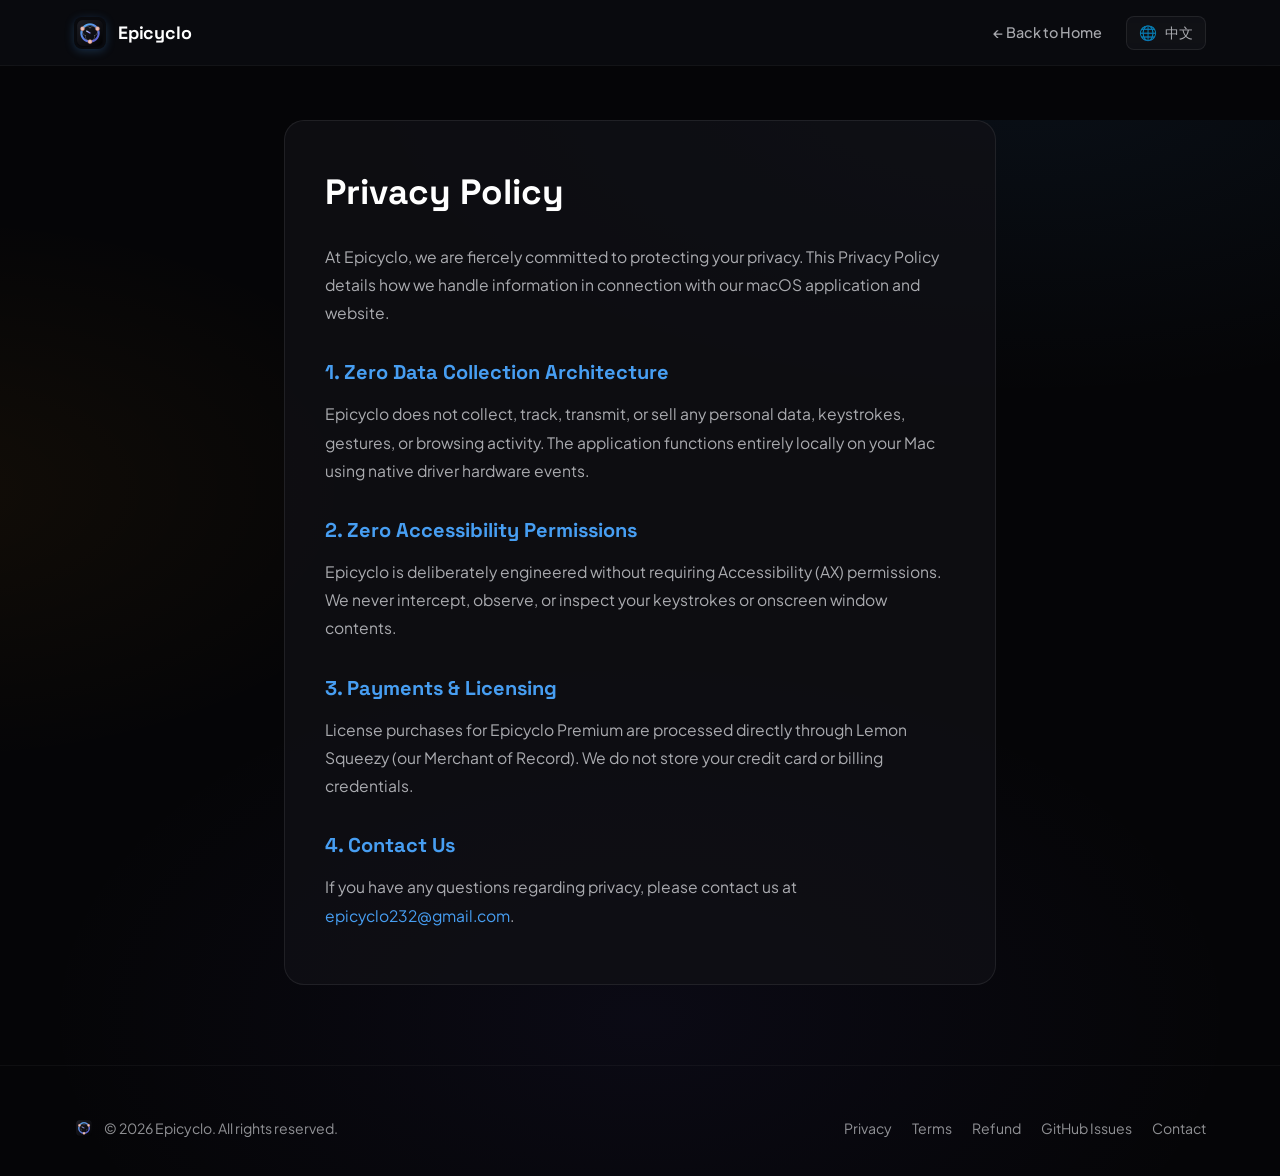
<file: privacy.html>
<!DOCTYPE html>
<html lang="en">
<head>
    <meta charset="UTF-8">
    <meta name="viewport" content="width=device-width, initial-scale=1.0">
    <title>Privacy Policy — Epicyclo</title>
    <link rel="icon" type="image/png" href="assets/appicon32.png">
    <link rel="stylesheet" href="style.css">
    <style>
      .policy-wrap { max-width: 760px; margin: 120px auto 80px auto; padding: 0 24px; }
      .policy-card { background: var(--bg-card); border: 1px solid var(--line); border-radius: var(--radius-lg); padding: 40px; }
      .policy-card h1 { font-family: var(--font-head); font-size: 2.2rem; margin-bottom: 20px; color: #fff; }
      .policy-card h3 { font-family: var(--font-head); font-size: 1.25rem; margin: 28px 0 10px 0; color: var(--cyan); }
      .policy-card p { line-height: 1.8; color: var(--ink-2); margin-bottom: 14px; font-size: 0.98rem; }
    </style>
</head>
<body>
    <header>
      <div class="nav">
        <a href="index.html" class="brand">
          <img src="assets/appicon.png" alt="Epicyclo" class="brand-icon">
          <span>Epicyclo</span>
        </a>
        <div class="nav-links">
          <a href="index.html">← Back to Home</a>
          <a href="privacy_zh.html" class="lang-btn">🌐 中文</a>
        </div>
      </div>
    </header>

    <div class="policy-wrap">
      <div class="policy-card">
        <h1>Privacy Policy</h1>
        
            <p>At Epicyclo, we are fiercely committed to protecting your privacy. This Privacy Policy details how we handle information in connection with our macOS application and website.</p>
            <h3>1. Zero Data Collection Architecture</h3>
            <p>Epicyclo does not collect, track, transmit, or sell any personal data, keystrokes, gestures, or browsing activity. The application functions entirely locally on your Mac using native driver hardware events.</p>
            <h3>2. Zero Accessibility Permissions</h3>
            <p>Epicyclo is deliberately engineered without requiring Accessibility (AX) permissions. We never intercept, observe, or inspect your keystrokes or onscreen window contents.</p>
            <h3>3. Payments & Licensing</h3>
            <p>License purchases for Epicyclo Premium are processed directly through Lemon Squeezy (our Merchant of Record). We do not store your credit card or billing credentials.</p>
            <h3>4. Contact Us</h3>
            <p>If you have any questions regarding privacy, please contact us at <a href="mailto:epicyclo232@gmail.com" style="color:var(--cyan)">epicyclo232@gmail.com</a>.</p>
        
      </div>
    </div>

    <footer>
      <div class="wrap">
        <div class="footer-inner">
          <div style="display:flex;align-items:center;gap:10px">
            <img src="assets/appicon32.png" alt="Epicyclo" style="width:20px;height:20px;border-radius:4px">
            <span>© 2026 Epicyclo. All rights reserved.</span>
          </div>
          <div class="footer-links">
            <a href="privacy.html">Privacy</a>
            <a href="terms.html">Terms</a>
            <a href="refund.html">Refund</a>
            <a href="https://github.com/benwu232/Epicyclo/issues" target="_blank" rel="noopener">GitHub Issues</a>
            <a href="mailto:epicyclo232@gmail.com">Contact</a>
          </div>
        </div>
      </div>
    </footer>
</body>
</html>
</file>
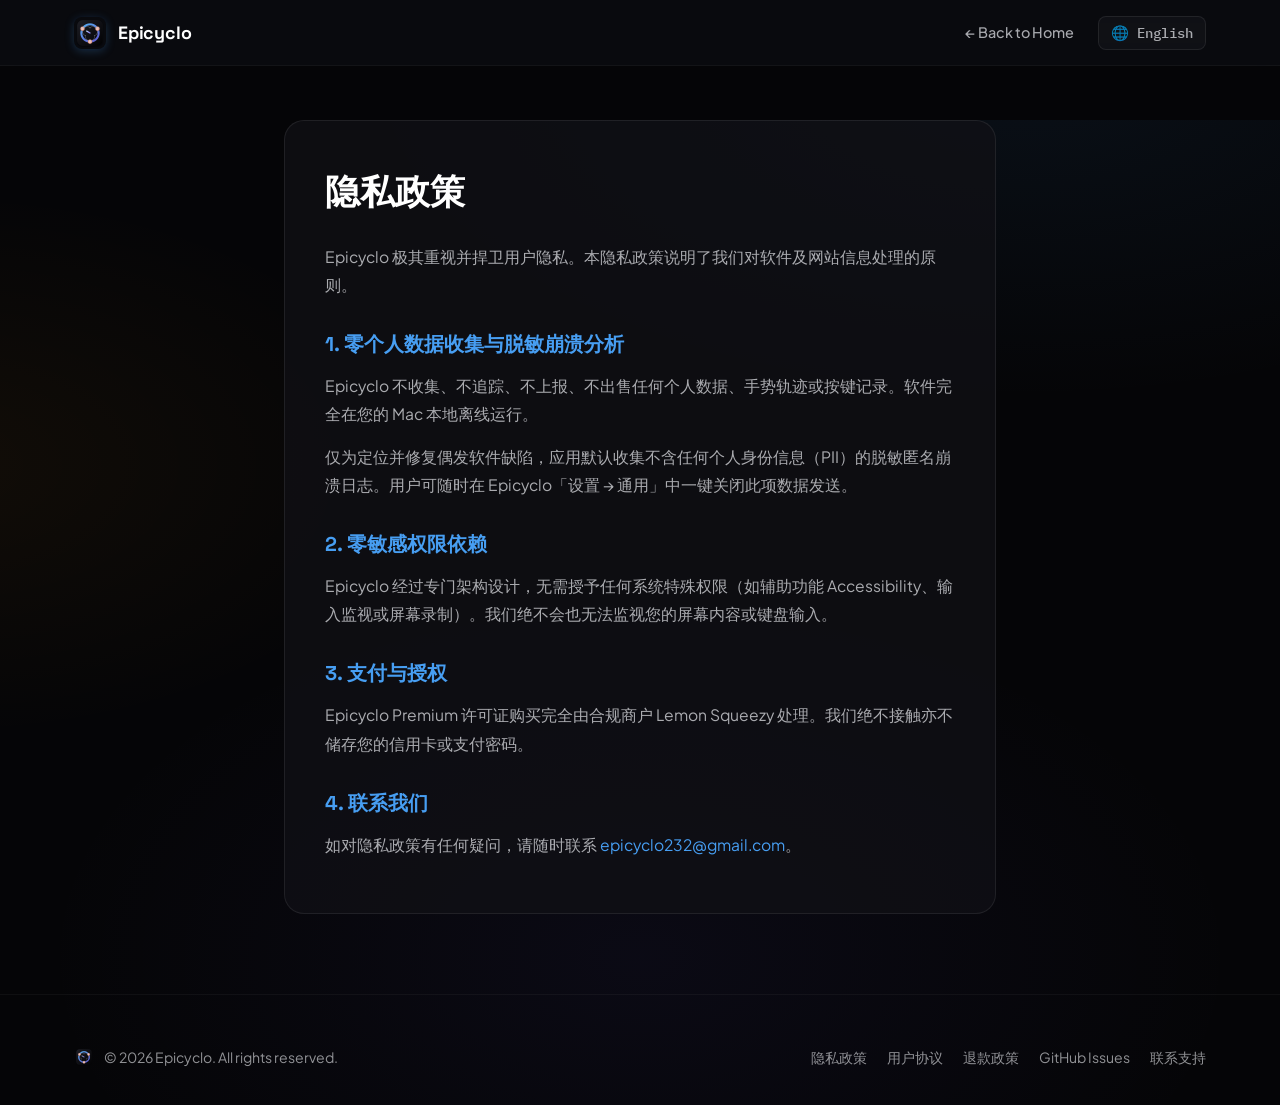
<file: privacy_zh.html>
<!DOCTYPE html>
<html lang="en">
<head>
    <meta charset="UTF-8">
    <meta name="viewport" content="width=device-width, initial-scale=1.0">
    <title>隐私政策 — Epicyclo</title>
    <link rel="icon" type="image/png" href="assets/appicon32.png">
    <link rel="stylesheet" href="style.css">
    <style>
      .policy-wrap { max-width: 760px; margin: 120px auto 80px auto; padding: 0 24px; }
      .policy-card { background: var(--bg-card); border: 1px solid var(--line); border-radius: var(--radius-lg); padding: 40px; }
      .policy-card h1 { font-family: var(--font-head); font-size: 2.2rem; margin-bottom: 20px; color: #fff; }
      .policy-card h3 { font-family: var(--font-head); font-size: 1.25rem; margin: 28px 0 10px 0; color: var(--cyan); }
      .policy-card p { line-height: 1.8; color: var(--ink-2); margin-bottom: 14px; font-size: 0.98rem; }
    </style>
</head>
<body>
    <header>
      <div class="nav">
        <a href="index.html" class="brand">
          <img src="assets/appicon.png" alt="Epicyclo" class="brand-icon">
          <span>Epicyclo</span>
        </a>
        <div class="nav-links">
          <a href="index.html">← Back to Home</a>
          <a href="privacy.html" class="lang-btn">🌐 English</a>
        </div>
      </div>
    </header>

    <div class="policy-wrap">
      <div class="policy-card">
        <h1>隐私政策</h1>
        
            <p>Epicyclo 极其重视并捍卫用户隐私。本隐私政策说明了我们对软件及网站信息处理的原则。</p>
            <h3>1. 零个人数据收集与脱敏崩溃分析</h3>
            <p>Epicyclo 不收集、不追踪、不上报、不出售任何个人数据、手势轨迹或按键记录。软件完全在您的 Mac 本地离线运行。</p>
            <p>仅为定位并修复偶发软件缺陷，应用默认收集不含任何个人身份信息（PII）的脱敏匿名崩溃日志。用户可随时在 Epicyclo「设置 → 通用」中一键关闭此项数据发送。</p>
            <h3>2. 零敏感权限依赖</h3>
            <p>Epicyclo 经过专门架构设计，无需授予任何系统特殊权限（如辅助功能 Accessibility、输入监视或屏幕录制）。我们绝不会也无法监视您的屏幕内容或键盘输入。</p>
            <h3>3. 支付与授权</h3>
            <p>Epicyclo Premium 许可证购买完全由合规商户 Lemon Squeezy 处理。我们绝不接触亦不储存您的信用卡或支付密码。</p>
            <h3>4. 联系我们</h3>
            <p>如对隐私政策有任何疑问，请随时联系 <a href="mailto:epicyclo232@gmail.com" style="color:var(--cyan)">epicyclo232@gmail.com</a>。</p>
        
      </div>
    </div>

    <footer>
      <div class="wrap">
        <div class="footer-inner">
          <div style="display:flex;align-items:center;gap:10px">
            <img src="assets/appicon32.png" alt="Epicyclo" style="width:20px;height:20px;border-radius:4px">
            <span>© 2026 Epicyclo. All rights reserved.</span>
          </div>
          <div class="footer-links">
            <a href="privacy_zh.html">隐私政策</a>
            <a href="terms_zh.html">用户协议</a>
            <a href="refund_zh.html">退款政策</a>
            <a href="https://github.com/benwu232/Epicyclo/issues" target="_blank" rel="noopener">GitHub Issues</a>
            <a href="mailto:epicyclo232@gmail.com">联系支持</a>
          </div>
        </div>
      </div>
    </footer>
</body>
</html>
</file>
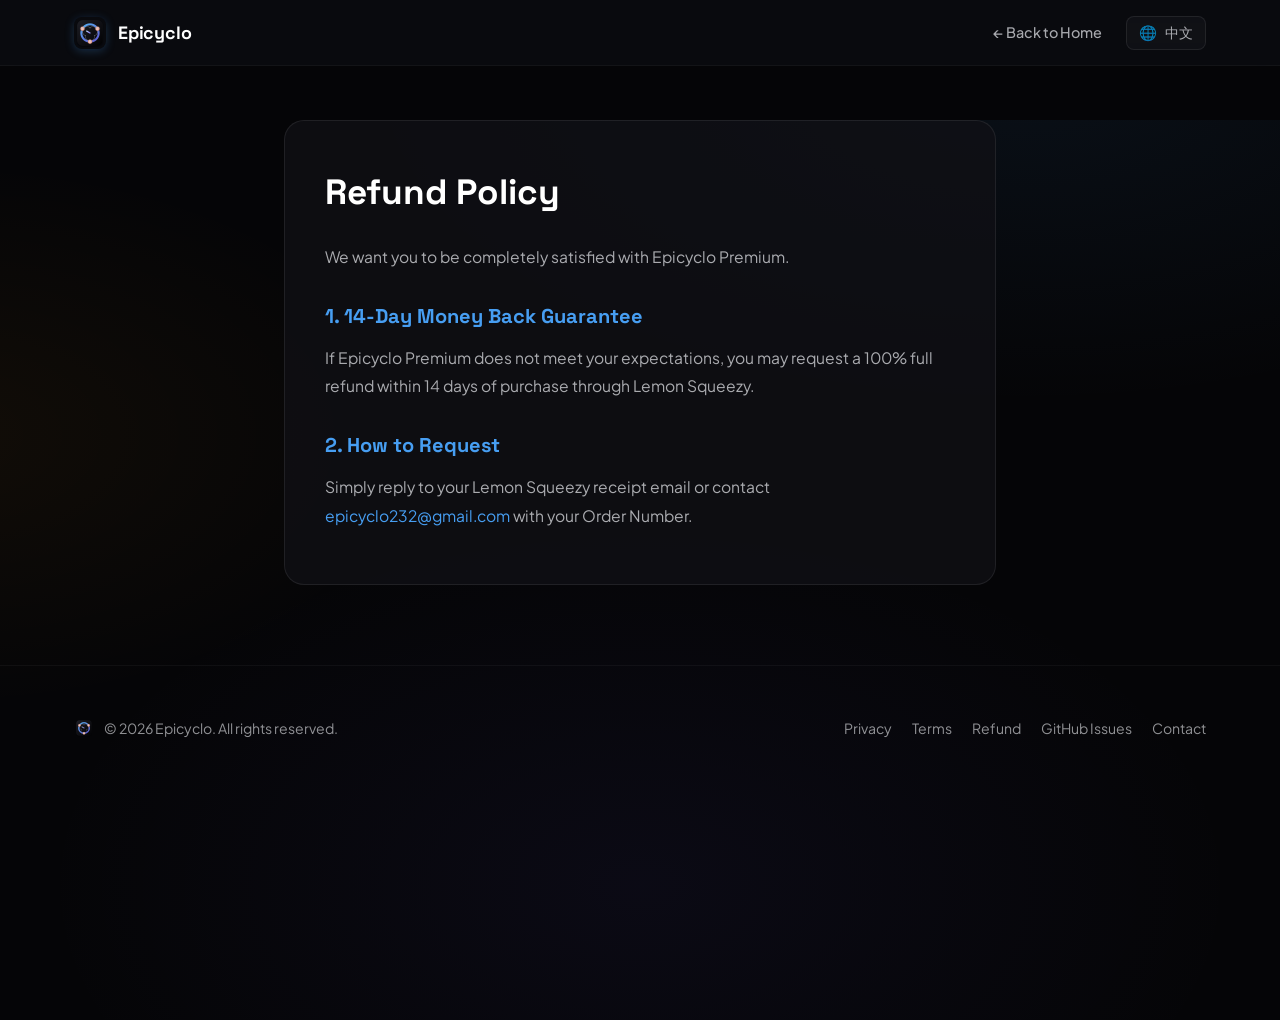
<file: refund.html>
<!DOCTYPE html>
<html lang="en">
<head>
    <meta charset="UTF-8">
    <meta name="viewport" content="width=device-width, initial-scale=1.0">
    <title>Refund Policy — Epicyclo</title>
    <link rel="icon" type="image/png" href="assets/appicon32.png">
    <link rel="stylesheet" href="style.css">
    <style>
      .policy-wrap { max-width: 760px; margin: 120px auto 80px auto; padding: 0 24px; }
      .policy-card { background: var(--bg-card); border: 1px solid var(--line); border-radius: var(--radius-lg); padding: 40px; }
      .policy-card h1 { font-family: var(--font-head); font-size: 2.2rem; margin-bottom: 20px; color: #fff; }
      .policy-card h3 { font-family: var(--font-head); font-size: 1.25rem; margin: 28px 0 10px 0; color: var(--cyan); }
      .policy-card p { line-height: 1.8; color: var(--ink-2); margin-bottom: 14px; font-size: 0.98rem; }
    </style>
</head>
<body>
    <header>
      <div class="nav">
        <a href="index.html" class="brand">
          <img src="assets/appicon.png" alt="Epicyclo" class="brand-icon">
          <span>Epicyclo</span>
        </a>
        <div class="nav-links">
          <a href="index.html">← Back to Home</a>
          <a href="refund_zh.html" class="lang-btn">🌐 中文</a>
        </div>
      </div>
    </header>

    <div class="policy-wrap">
      <div class="policy-card">
        <h1>Refund Policy</h1>
        
            <p>We want you to be completely satisfied with Epicyclo Premium.</p>
            <h3>1. 14-Day Money Back Guarantee</h3>
            <p>If Epicyclo Premium does not meet your expectations, you may request a 100% full refund within 14 days of purchase through Lemon Squeezy.</p>
            <h3>2. How to Request</h3>
            <p>Simply reply to your Lemon Squeezy receipt email or contact <a href="mailto:epicyclo232@gmail.com" style="color:var(--cyan)">epicyclo232@gmail.com</a> with your Order Number.</p>
        
      </div>
    </div>

    <footer>
      <div class="wrap">
        <div class="footer-inner">
          <div style="display:flex;align-items:center;gap:10px">
            <img src="assets/appicon32.png" alt="Epicyclo" style="width:20px;height:20px;border-radius:4px">
            <span>© 2026 Epicyclo. All rights reserved.</span>
          </div>
          <div class="footer-links">
            <a href="privacy.html">Privacy</a>
            <a href="terms.html">Terms</a>
            <a href="refund.html">Refund</a>
            <a href="https://github.com/benwu232/Epicyclo/issues" target="_blank" rel="noopener">GitHub Issues</a>
            <a href="mailto:epicyclo232@gmail.com">Contact</a>
          </div>
        </div>
      </div>
    </footer>
</body>
</html>
</file>
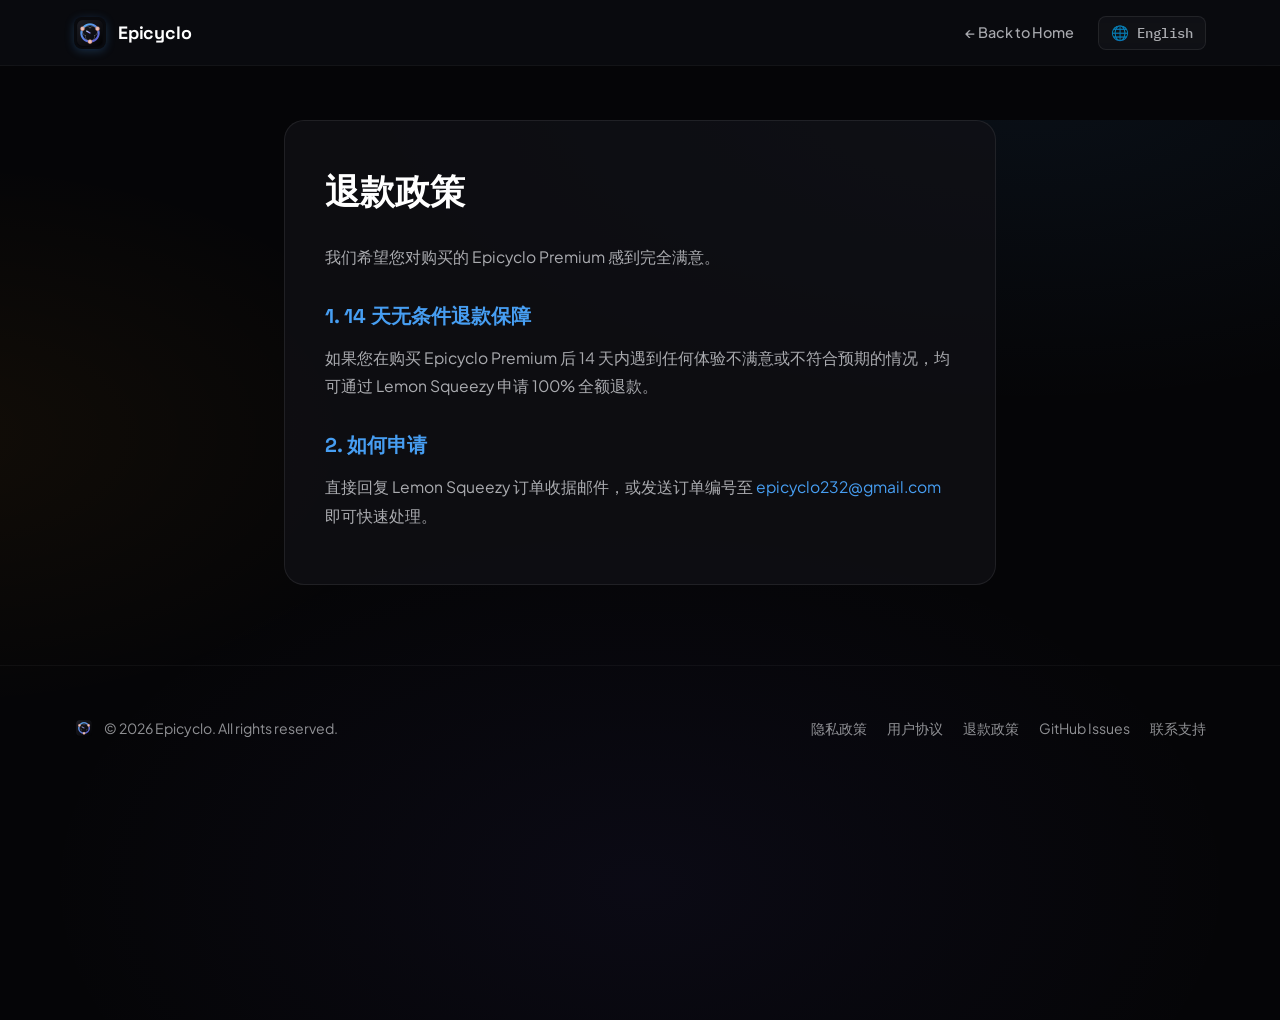
<file: refund_zh.html>
<!DOCTYPE html>
<html lang="en">
<head>
    <meta charset="UTF-8">
    <meta name="viewport" content="width=device-width, initial-scale=1.0">
    <title>退款政策 — Epicyclo</title>
    <link rel="icon" type="image/png" href="assets/appicon32.png">
    <link rel="stylesheet" href="style.css">
    <style>
      .policy-wrap { max-width: 760px; margin: 120px auto 80px auto; padding: 0 24px; }
      .policy-card { background: var(--bg-card); border: 1px solid var(--line); border-radius: var(--radius-lg); padding: 40px; }
      .policy-card h1 { font-family: var(--font-head); font-size: 2.2rem; margin-bottom: 20px; color: #fff; }
      .policy-card h3 { font-family: var(--font-head); font-size: 1.25rem; margin: 28px 0 10px 0; color: var(--cyan); }
      .policy-card p { line-height: 1.8; color: var(--ink-2); margin-bottom: 14px; font-size: 0.98rem; }
    </style>
</head>
<body>
    <header>
      <div class="nav">
        <a href="index.html" class="brand">
          <img src="assets/appicon.png" alt="Epicyclo" class="brand-icon">
          <span>Epicyclo</span>
        </a>
        <div class="nav-links">
          <a href="index.html">← Back to Home</a>
          <a href="refund.html" class="lang-btn">🌐 English</a>
        </div>
      </div>
    </header>

    <div class="policy-wrap">
      <div class="policy-card">
        <h1>退款政策</h1>
        
            <p>我们希望您对购买的 Epicyclo Premium 感到完全满意。</p>
            <h3>1. 14 天无条件退款保障</h3>
            <p>如果您在购买 Epicyclo Premium 后 14 天内遇到任何体验不满意或不符合预期的情况，均可通过 Lemon Squeezy 申请 100% 全额退款。</p>
            <h3>2. 如何申请</h3>
            <p>直接回复 Lemon Squeezy 订单收据邮件，或发送订单编号至 <a href="mailto:epicyclo232@gmail.com" style="color:var(--cyan)">epicyclo232@gmail.com</a> 即可快速处理。</p>
        
      </div>
    </div>

    <footer>
      <div class="wrap">
        <div class="footer-inner">
          <div style="display:flex;align-items:center;gap:10px">
            <img src="assets/appicon32.png" alt="Epicyclo" style="width:20px;height:20px;border-radius:4px">
            <span>© 2026 Epicyclo. All rights reserved.</span>
          </div>
          <div class="footer-links">
            <a href="privacy_zh.html">隐私政策</a>
            <a href="terms_zh.html">用户协议</a>
            <a href="refund_zh.html">退款政策</a>
            <a href="https://github.com/benwu232/Epicyclo/issues" target="_blank" rel="noopener">GitHub Issues</a>
            <a href="mailto:epicyclo232@gmail.com">联系支持</a>
          </div>
        </div>
      </div>
    </footer>
</body>
</html>
</file>
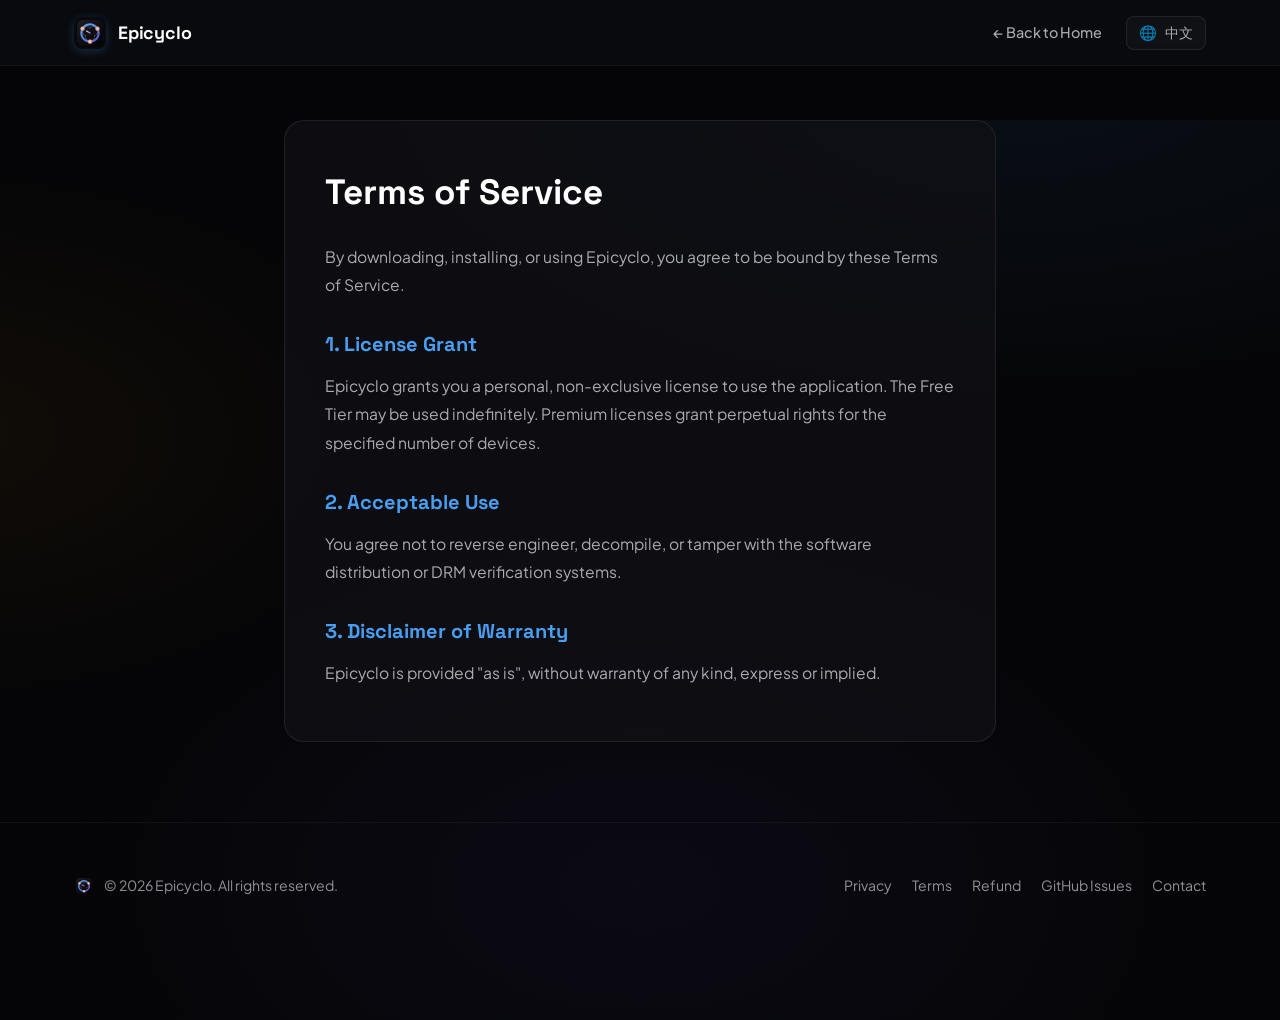
<file: terms.html>
<!DOCTYPE html>
<html lang="en">
<head>
    <meta charset="UTF-8">
    <meta name="viewport" content="width=device-width, initial-scale=1.0">
    <title>Terms of Service — Epicyclo</title>
    <link rel="icon" type="image/png" href="assets/appicon32.png">
    <link rel="stylesheet" href="style.css">
    <style>
      .policy-wrap { max-width: 760px; margin: 120px auto 80px auto; padding: 0 24px; }
      .policy-card { background: var(--bg-card); border: 1px solid var(--line); border-radius: var(--radius-lg); padding: 40px; }
      .policy-card h1 { font-family: var(--font-head); font-size: 2.2rem; margin-bottom: 20px; color: #fff; }
      .policy-card h3 { font-family: var(--font-head); font-size: 1.25rem; margin: 28px 0 10px 0; color: var(--cyan); }
      .policy-card p { line-height: 1.8; color: var(--ink-2); margin-bottom: 14px; font-size: 0.98rem; }
    </style>
</head>
<body>
    <header>
      <div class="nav">
        <a href="index.html" class="brand">
          <img src="assets/appicon.png" alt="Epicyclo" class="brand-icon">
          <span>Epicyclo</span>
        </a>
        <div class="nav-links">
          <a href="index.html">← Back to Home</a>
          <a href="terms_zh.html" class="lang-btn">🌐 中文</a>
        </div>
      </div>
    </header>

    <div class="policy-wrap">
      <div class="policy-card">
        <h1>Terms of Service</h1>
        
            <p>By downloading, installing, or using Epicyclo, you agree to be bound by these Terms of Service.</p>
            <h3>1. License Grant</h3>
            <p>Epicyclo grants you a personal, non-exclusive license to use the application. The Free Tier may be used indefinitely. Premium licenses grant perpetual rights for the specified number of devices.</p>
            <h3>2. Acceptable Use</h3>
            <p>You agree not to reverse engineer, decompile, or tamper with the software distribution or DRM verification systems.</p>
            <h3>3. Disclaimer of Warranty</h3>
            <p>Epicyclo is provided "as is", without warranty of any kind, express or implied.</p>
        
      </div>
    </div>

    <footer>
      <div class="wrap">
        <div class="footer-inner">
          <div style="display:flex;align-items:center;gap:10px">
            <img src="assets/appicon32.png" alt="Epicyclo" style="width:20px;height:20px;border-radius:4px">
            <span>© 2026 Epicyclo. All rights reserved.</span>
          </div>
          <div class="footer-links">
            <a href="privacy.html">Privacy</a>
            <a href="terms.html">Terms</a>
            <a href="refund.html">Refund</a>
            <a href="https://github.com/benwu232/Epicyclo/issues" target="_blank" rel="noopener">GitHub Issues</a>
            <a href="mailto:epicyclo232@gmail.com">Contact</a>
          </div>
        </div>
      </div>
    </footer>
</body>
</html>
</file>
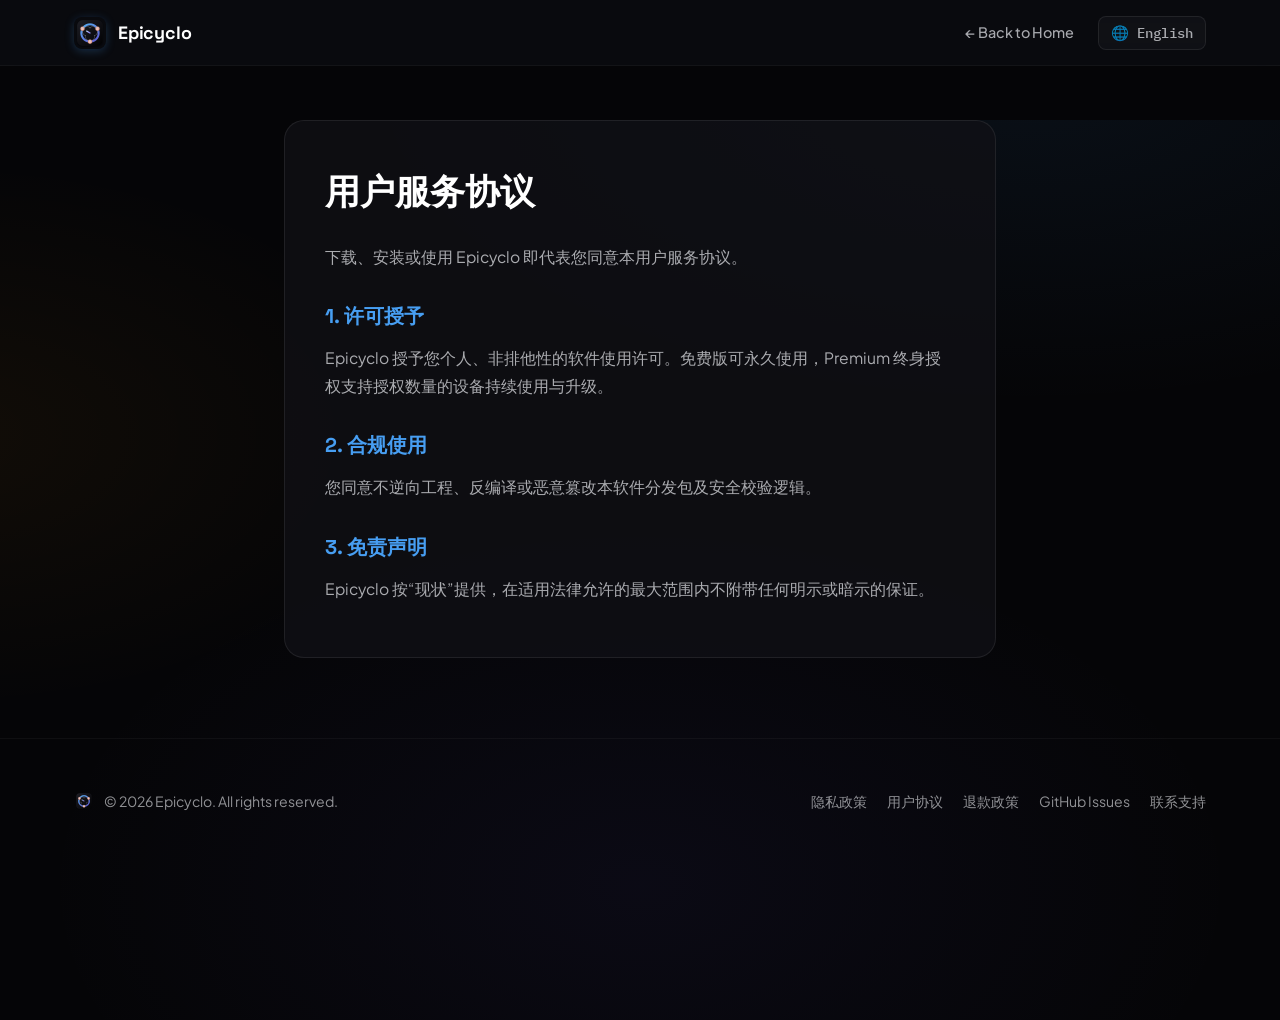
<file: terms_zh.html>
<!DOCTYPE html>
<html lang="en">
<head>
    <meta charset="UTF-8">
    <meta name="viewport" content="width=device-width, initial-scale=1.0">
    <title>用户服务协议 — Epicyclo</title>
    <link rel="icon" type="image/png" href="assets/appicon32.png">
    <link rel="stylesheet" href="style.css">
    <style>
      .policy-wrap { max-width: 760px; margin: 120px auto 80px auto; padding: 0 24px; }
      .policy-card { background: var(--bg-card); border: 1px solid var(--line); border-radius: var(--radius-lg); padding: 40px; }
      .policy-card h1 { font-family: var(--font-head); font-size: 2.2rem; margin-bottom: 20px; color: #fff; }
      .policy-card h3 { font-family: var(--font-head); font-size: 1.25rem; margin: 28px 0 10px 0; color: var(--cyan); }
      .policy-card p { line-height: 1.8; color: var(--ink-2); margin-bottom: 14px; font-size: 0.98rem; }
    </style>
</head>
<body>
    <header>
      <div class="nav">
        <a href="index.html" class="brand">
          <img src="assets/appicon.png" alt="Epicyclo" class="brand-icon">
          <span>Epicyclo</span>
        </a>
        <div class="nav-links">
          <a href="index.html">← Back to Home</a>
          <a href="terms.html" class="lang-btn">🌐 English</a>
        </div>
      </div>
    </header>

    <div class="policy-wrap">
      <div class="policy-card">
        <h1>用户服务协议</h1>
        
            <p>下载、安装或使用 Epicyclo 即代表您同意本用户服务协议。</p>
            <h3>1. 许可授予</h3>
            <p>Epicyclo 授予您个人、非排他性的软件使用许可。免费版可永久使用，Premium 终身授权支持授权数量的设备持续使用与升级。</p>
            <h3>2. 合规使用</h3>
            <p>您同意不逆向工程、反编译或恶意篡改本软件分发包及安全校验逻辑。</p>
            <h3>3. 免责声明</h3>
            <p>Epicyclo 按“现状”提供，在适用法律允许的最大范围内不附带任何明示或暗示的保证。</p>
        
      </div>
    </div>

    <footer>
      <div class="wrap">
        <div class="footer-inner">
          <div style="display:flex;align-items:center;gap:10px">
            <img src="assets/appicon32.png" alt="Epicyclo" style="width:20px;height:20px;border-radius:4px">
            <span>© 2026 Epicyclo. All rights reserved.</span>
          </div>
          <div class="footer-links">
            <a href="privacy_zh.html">隐私政策</a>
            <a href="terms_zh.html">用户协议</a>
            <a href="refund_zh.html">退款政策</a>
            <a href="https://github.com/benwu232/Epicyclo/issues" target="_blank" rel="noopener">GitHub Issues</a>
            <a href="mailto:epicyclo232@gmail.com">联系支持</a>
          </div>
        </div>
      </div>
    </footer>
</body>
</html>
</file>
<file: style.css>
@import url("https://fonts.googleapis.com/css2?family=Space+Grotesk:wght@500;600;700&family=IBM+Plex+Mono:wght@400;500;600&family=Plus+Jakarta+Sans:wght@400;500;600;700&display=swap");

:root {
  --bg: #050507;
  --bg-card: rgba(16, 16, 22, 0.75);
  --bg-card-hover: rgba(22, 22, 30, 0.90);
  --panel: #0e0e13;
  --panel-2: #14141b;
  --line: rgba(255, 255, 255, 0.08);
  --line-soft: rgba(255, 255, 255, 0.04);
  --line-glow: rgba(71, 158, 242, 0.25);
  
  /* Brand accents */
  --cyan: #479ef2;
  --cyan-deep: #4d3dc7;
  --cyan-glow: rgba(71, 158, 242, 0.35);
  --cyan-soft: rgba(71, 158, 242, 0.12);
  
  --blue: #6a5cf0;
  --blue-soft: rgba(106, 92, 240, 0.12);
  
  --orange: #ff9f0a;
  --orange-soft: rgba(255, 159, 10, 0.12);
  --orange-glow: rgba(255, 159, 10, 0.30);
  
  --green: #30d158;
  --pink: #ff375f;
  
  /* Text */
  --ink: #f4f6fa;
  --ink-2: rgba(244, 246, 250, 0.68);
  --ink-3: rgba(244, 246, 250, 0.58);
  
  /* Fonts */
  --font-head: "Space Grotesk", -apple-system, BlinkMacSystemFont, "Segoe UI", Roboto, sans-serif;
  --font-body: "Plus Jakarta Sans", -apple-system, BlinkMacSystemFont, "PingFang SC", sans-serif;
  --font-mono: "IBM Plex Mono", ui-monospace, "SF Mono", Menlo, monospace;
  
  --maxw: 1180px;
  --radius-lg: 20px;
  --radius-md: 14px;
  --radius-sm: 8px;
}

* {
  box-sizing: border-box;
  margin: 0;
  padding: 0;
}

html {
  scroll-behavior: smooth;
  background-color: var(--bg);
  color: var(--ink);
  font-family: var(--font-body);
  -webkit-font-smoothing: antialiased;
  text-rendering: optimizeLegibility;
}

body {
  overflow-x: hidden;
  font-size: 16px;
  line-height: 1.75;
  background:
    radial-gradient(1100px 550px at 80% -5%, rgba(71, 158, 242, 0.07), transparent 60%),
    radial-gradient(900px 500px at -5% 35%, rgba(255, 159, 10, 0.05), transparent 55%),
    radial-gradient(1000px 600px at 50% 85%, rgba(106, 92, 240, 0.06), transparent 60%),
    var(--bg);
  min-height: 100vh;
}

::selection {
  background: rgba(71, 158, 242, 0.30);
  color: #ffffff;
}

a {
  color: inherit;
  text-decoration: none;
}

img {
  display: block;
  max-width: 100%;
}

button {
  font-family: inherit;
  cursor: pointer;
  border: none;
  background: none;
}

.wrap {
  max-width: var(--maxw);
  margin: 0 auto;
  padding: 0 24px;
}

.mono {
  font-family: var(--font-mono);
}

/* ==========================================================================
   Navigation Bar
   ========================================================================== */
header {
  position: fixed;
  inset: 0 0 auto 0;
  z-index: 100;
  height: 66px;
  backdrop-filter: blur(18px);
  -webkit-backdrop-filter: blur(18px);
  background: rgba(11, 13, 18, 0.75);
  border-bottom: 1px solid var(--line-soft);
  transition: border-color 0.3s;
}

.nav {
  max-width: var(--maxw);
  margin: 0 auto;
  padding: 0 24px;
  height: 66px;
  display: flex;
  align-items: center;
  justify-content: space-between;
  gap: 16px;
}

.brand {
  display: flex;
  align-items: center;
  gap: 12px;
  font-family: var(--font-head);
  font-weight: 700;
  font-size: 1.12rem;
  letter-spacing: -0.01em;
  color: #ffffff;
}

.brand-icon {
  width: 32px;
  height: 32px;
  border-radius: 8px;
  box-shadow: 0 2px 10px rgba(71, 158, 242, 0.25);
}

.nav-links {
  display: flex;
  align-items: center;
  gap: 24px;
}

.nav-links a {
  color: var(--ink-2);
  font-size: 0.9rem;
  font-weight: 500;
  transition: color 0.2s;
  display: inline-flex;
  align-items: center;
}

.nav-links a:hover {
  color: var(--ink);
}

.nav-links a .n {
  font-family: var(--font-mono);
  font-size: 0.72rem;
  color: var(--cyan);
  margin-right: 5px;
  letter-spacing: 0.05em;
}

.lang-btn {
  display: inline-flex;
  align-items: center;
  gap: 6px;
  height: 34px;
  padding: 0 12px;
  border-radius: 8px;
  font-family: var(--font-mono);
  font-size: 0.8rem;
  color: var(--ink-2);
  border: 1px solid var(--line);
  background: rgba(255, 255, 255, 0.03);
  transition: all 0.2s;
}

.lang-btn:hover {
  color: var(--ink);
  border-color: var(--cyan);
  background: var(--cyan-soft);
}

.nav-cta {
  display: inline-flex;
  align-items: center;
  gap: 6px;
  height: 36px;
  padding: 0 16px;
  border-radius: 9px;
  background: linear-gradient(135deg, #479ef2, #6a5cf0);
  color: #ffffff;
  font-weight: 600;
  font-size: 0.88rem;
  box-shadow: 0 2px 12px rgba(71, 158, 242, 0.25);
  transition: transform 0.2s, box-shadow 0.2s, filter 0.2s;
}

.nav-cta:hover {
  filter: brightness(1.1);
  transform: translateY(-1px);
  box-shadow: 0 4px 18px rgba(71, 158, 242, 0.4);
}

@media (max-width: 900px) {
  .nav-links a:not(.nav-cta):not(.lang-btn) {
    display: none;
  }
}

/* ==========================================================================
   Buttons & Core Components
   ========================================================================== */
.btn {
  display: inline-flex;
  align-items: center;
  justify-content: center;
  gap: 10px;
  height: 52px;
  padding: 0 28px;
  border-radius: 12px;
  font-size: 0.98rem;
  font-weight: 600;
  transition: all 0.25s cubic-bezier(0.16, 1, 0.3, 1);
  white-space: nowrap;
}

.btn-primary {
  background: linear-gradient(135deg, #479ef2 0%, #4d3dc7 100%);
  color: #ffffff;
  box-shadow: 0 6px 24px rgba(71, 158, 242, 0.35);
}

.btn-primary:hover {
  transform: translateY(-2px);
  box-shadow: 0 10px 32px rgba(71, 158, 242, 0.5);
  filter: brightness(1.08);
}

.btn-primary:active {
  transform: translateY(0);
}

.btn-secondary {
  background: rgba(255, 255, 255, 0.05);
  color: var(--ink);
  border: 1px solid var(--line);
  backdrop-filter: blur(10px);
}

.btn-secondary:hover {
  background: rgba(255, 255, 255, 0.09);
  border-color: rgba(255, 255, 255, 0.2);
  transform: translateY(-1px);
}

.btn-demo {
  display: inline-flex;
  align-items: center;
  gap: 8px;
  height: 48px;
  padding: 0 20px;
  border-radius: 12px;
  font-size: 0.92rem;
  font-weight: 500;
  color: var(--ink);
  border: 1px solid var(--line);
  background: rgba(255, 255, 255, 0.03);
  transition: all 0.2s;
}

.btn-demo:hover {
  background: var(--cyan-soft);
  border-color: var(--cyan);
  color: #ffffff;
}

/* ==========================================================================
   Hero Section
   ========================================================================== */
.hero {
  padding-top: 140px;
  padding-bottom: 70px;
  position: relative;
}

.hero-grid {
  display: grid;
  grid-template-columns: 1.15fr 0.85fr;
  align-items: center;
  gap: 48px;
}

.hero-badge {
  display: inline-flex;
  align-items: center;
  gap: 8px;
  padding: 6px 14px;
  border-radius: 30px;
  background: rgba(71, 158, 242, 0.08);
  border: 1px solid rgba(71, 158, 242, 0.25);
  font-family: var(--font-mono);
  font-size: 0.78rem;
  color: var(--cyan);
  margin-bottom: 22px;
  letter-spacing: 0.02em;
}

.hero-badge .pulse-dot {
  width: 7px;
  height: 7px;
  border-radius: 50%;
  background: var(--cyan);
  box-shadow: 0 0 10px var(--cyan);
  animation: pulse 2s infinite ease-in-out;
}

@keyframes pulse {
  0%, 100% { opacity: 0.4; transform: scale(0.9); }
  50% { opacity: 1; transform: scale(1.2); }
}

/* ==========================================================================
   Scroll Reveal Animation
   ========================================================================== */
.rv {
  opacity: 0;
  transform: translateY(20px);
  transition: opacity 0.6s cubic-bezier(0.16, 1, 0.3, 1), transform 0.6s cubic-bezier(0.16, 1, 0.3, 1);
  will-change: opacity, transform;
}

.rv.in {
  opacity: 1;
  transform: none;
}

@media (prefers-reduced-motion: reduce) {
  .rv {
    opacity: 1 !important;
    transform: none !important;
    transition: none !important;
  }
}

.hero h1 {
  font-family: var(--font-head);
  font-size: 3.2rem;
  line-height: 1.14;
  letter-spacing: -0.03em;
  font-weight: 700;
  margin-bottom: 22px;
  color: #ffffff;
}

.hero h1 .gradient-text,
.hero h1 .hero-title-gradient {
  background: linear-gradient(135deg, #ffffff 15%, #dfdefc 50%, #8483f3 85%, #5993ea 100%);
  -webkit-background-clip: text;
  -webkit-text-fill-color: transparent;
  -webkit-box-decoration-break: clone;
  box-decoration-break: clone;
}

.hero h1 .hero-subtitle {
  display: block;
  font-size: 1.45rem;
  font-weight: 500;
  line-height: 1.45;
  letter-spacing: -0.01em;
  margin-top: 12px;
  color: rgba(244, 246, 250, 0.72);
}

@media (max-width: 980px) {
  .hero h1 .hero-subtitle {
    font-size: 1.2rem;
    margin-top: 10px;
  }
}

.hero-sub {
  font-size: 1.12rem;
  line-height: 1.7;
  color: var(--ink-2);
  margin-bottom: 34px;
  max-width: 580px;
}

.hero-sub strong {
  color: var(--ink);
  font-weight: 600;
}

.hero-actions {
  display: flex;
  align-items: center;
  gap: 14px;
  margin-bottom: 14px;
  flex-wrap: wrap;
}

.hero-hw-req {
  display: inline-flex;
  align-items: center;
  gap: 8px;
  padding: 8px 14px;
  border-radius: 10px;
  background: rgba(71, 158, 242, 0.08);
  border: 1px solid rgba(71, 158, 242, 0.28);
  color: var(--ink);
  font-size: 0.84rem;
  line-height: 1.4;
}

.hero-hw-req svg {
  color: var(--cyan);
  flex-shrink: 0;
}

.hero-hw-req b {
  color: #ffffff;
  font-weight: 600;
}

.hero-hw-req .hw-os {
  color: var(--ink-2);
  font-family: var(--font-mono);
  font-size: 0.78rem;
}

.hero-brew-box {
  display: inline-flex;
  align-items: center;
  gap: 10px;
  background: rgba(16, 21, 31, 0.9);
  border: 1px solid var(--line);
  border-radius: 10px;
  padding: 8px 14px;
  font-family: var(--font-mono);
  font-size: 0.85rem;
  color: var(--ink-2);
  margin-bottom: 22px;
  transition: border-color 0.2s;
}

.hero-brew-box:hover {
  border-color: rgba(71, 158, 242, 0.4);
}

.brew-prompt {
  color: var(--cyan);
  font-weight: 600;
}

.brew-cmd {
  color: #e2e8f0;
}

.brew-copy-btn {
  display: inline-flex;
  align-items: center;
  gap: 5px;
  padding: 3px 8px;
  border-radius: 6px;
  background: rgba(255, 255, 255, 0.05);
  color: var(--ink-2);
  font-size: 0.74rem;
  transition: all 0.2s;
}

.brew-copy-btn:hover {
  background: var(--cyan-soft);
  color: var(--cyan);
}

.hero-meta {
  display: flex;
  flex-wrap: wrap;
  gap: 18px;
  font-size: 0.85rem;
  color: var(--ink-3);
  align-items: center;
}

.hero-meta span {
  display: inline-flex;
  align-items: center;
  gap: 6px;
}

.hero-meta b {
  color: var(--ink-2);
  font-weight: 500;
}

/* ==========================================================================
   Hero Stage: The Epicyclic Geometry Ritual
   ========================================================================== */
.hero-stage {
  position: relative;
  display: flex;
  flex-direction: column;
  align-items: center;
  justify-content: center;
}

.trackpad-podium {
  position: relative;
  width: 100%;
  max-width: 480px;
  aspect-ratio: 16 / 10;
  background: radial-gradient(120% 90% at 50% 15%, rgba(255, 255, 255, 0.05) 0%, rgba(12, 12, 17, 0.98) 100%), #0c0c11;
  border-radius: 20px;
  border: 1px solid rgba(71, 158, 242, 0.28);
  box-shadow: 
    0 28px 75px rgba(0, 0, 0, 0.75),
    inset 0 1px 0 rgba(255, 255, 255, 0.16),
    0 0 70px rgba(71, 158, 242, 0.12);
  display: flex;
  flex-direction: column;
  backdrop-filter: blur(20px);
  -webkit-backdrop-filter: blur(20px);
  overflow: hidden;
  transition: border-color 0.4s ease, box-shadow 0.4s ease, transform 0.4s ease;
}

.trackpad-podium:hover {
  border-color: rgba(71, 158, 242, 0.5);
  box-shadow: 
    0 34px 90px rgba(0, 0, 0, 0.8),
    inset 0 1px 0 rgba(255, 255, 255, 0.22),
    0 0 100px rgba(71, 158, 242, 0.22);
}

.video-frame-bar {
  width: 100%;
  height: 38px;
  background: rgba(255, 255, 255, 0.03);
  border-bottom: 1px solid var(--line-soft);
  display: flex;
  align-items: center;
  justify-content: space-between;
  padding: 0 16px;
  z-index: 3;
}

.video-frame-title {
  font-family: var(--font-mono);
  font-size: 0.72rem;
  color: var(--ink-3);
  letter-spacing: 0.02em;
}

.video-frame-body {
  position: relative;
  flex: 1;
  width: 100%;
  display: flex;
  flex-direction: column;
  align-items: center;
  justify-content: center;
  overflow: hidden;
}

.video-play-btn {
  width: 64px;
  height: 64px;
  border-radius: 50%;
  background: rgba(71, 158, 242, 0.2);
  border: 1.5px solid rgba(71, 158, 242, 0.6);
  display: flex;
  align-items: center;
  justify-content: center;
  color: var(--cyan);
  box-shadow: 0 0 28px rgba(71, 158, 242, 0.35);
  margin-bottom: 12px;
  transition: transform 0.3s cubic-bezier(0.16, 1, 0.3, 1), background 0.3s ease, box-shadow 0.3s ease;
  z-index: 2;
  cursor: pointer;
}

.trackpad-podium:hover .video-play-btn {
  transform: scale(1.1);
  background: rgba(71, 158, 242, 0.35);
  box-shadow: 0 0 42px rgba(71, 158, 242, 0.6);
}

.video-play-btn svg {
  margin-left: 3px;
}

.video-thumbnail {
  position: absolute;
  top: 0;
  left: 0;
  width: 100%;
  height: 100%;
  object-fit: cover;
  transition: transform 0.6s cubic-bezier(0.16, 1, 0.3, 1);
  z-index: 1;
}

.trackpad-podium:hover .video-thumbnail {
  transform: scale(1.04);
}

.video-overlay-tint {
  position: absolute;
  top: 0;
  left: 0;
  width: 100%;
  height: 100%;
  background: radial-gradient(circle at center, rgba(12, 12, 17, 0.35) 0%, rgba(12, 12, 17, 0.65) 100%);
  z-index: 1;
  transition: background 0.3s ease;
  pointer-events: none;
}

.trackpad-podium:hover .video-overlay-tint {
  background: radial-gradient(circle at center, rgba(12, 12, 17, 0.2) 0%, rgba(12, 12, 17, 0.5) 100%);
}

.video-frame-hint {
  font-family: var(--font-mono);
  font-size: 0.78rem;
  color: #ffffff;
  text-shadow: 0 2px 8px rgba(0, 0, 0, 0.8);
  letter-spacing: 0.04em;
  z-index: 2;
  background: rgba(0, 0, 0, 0.45);
  padding: 4px 12px;
  border-radius: 999px;
  border: 1px solid rgba(255, 255, 255, 0.12);
  backdrop-filter: blur(8px);
  -webkit-backdrop-filter: blur(8px);
}

/* ==========================================================================
   Hero Stage Carousel: Tabs & Navigation Arrows
   ========================================================================== */
.video-tabs-bar {
  width: 100%;
  background: rgba(18, 18, 26, 0.7);
  border-bottom: 1px solid var(--line-soft);
  display: flex;
  align-items: center;
  justify-content: center;
  gap: 8px;
  padding: 6px 12px;
  z-index: 3;
  backdrop-filter: blur(12px);
  -webkit-backdrop-filter: blur(12px);
}

.video-tab-btn {
  background: rgba(255, 255, 255, 0.03);
  border: 1px solid rgba(255, 255, 255, 0.06);
  border-radius: 6px;
  padding: 4px 14px;
  font-family: var(--font-mono);
  font-size: 0.76rem;
  color: var(--ink-2);
  display: inline-flex;
  align-items: center;
  gap: 6px;
  cursor: pointer;
  transition: all 0.25s cubic-bezier(0.16, 1, 0.3, 1);
  user-select: none;
}

.video-tab-btn:hover {
  color: #ffffff;
  background: rgba(255, 255, 255, 0.08);
  border-color: rgba(255, 255, 255, 0.15);
}

.video-tab-btn.active {
  color: var(--cyan);
  background: rgba(71, 158, 242, 0.14);
  border-color: rgba(71, 158, 242, 0.45);
  box-shadow: 0 0 16px rgba(71, 158, 242, 0.2);
}

.video-tab-dot {
  width: 6px;
  height: 6px;
  border-radius: 50%;
  background: var(--ink-3);
  transition: background 0.25s ease, box-shadow 0.25s ease;
}

.video-tab-btn.active .video-tab-dot {
  background: var(--cyan);
  box-shadow: 0 0 8px var(--cyan);
}

.video-nav-arrow {
  position: absolute;
  top: 50%;
  transform: translateY(-50%);
  width: 36px;
  height: 36px;
  border-radius: 50%;
  background: rgba(12, 12, 17, 0.75);
  border: 1px solid rgba(255, 255, 255, 0.15);
  color: #ffffff;
  display: flex;
  align-items: center;
  justify-content: center;
  cursor: pointer;
  z-index: 5;
  backdrop-filter: blur(8px);
  -webkit-backdrop-filter: blur(8px);
  transition: all 0.25s cubic-bezier(0.16, 1, 0.3, 1);
  opacity: 0.65;
}

.trackpad-podium:hover .video-nav-arrow {
  opacity: 0.95;
}

.video-nav-arrow:hover {
  opacity: 1;
  background: rgba(71, 158, 242, 0.25);
  border-color: rgba(71, 158, 242, 0.6);
  color: var(--cyan);
  transform: translateY(-50%) scale(1.1);
  box-shadow: 0 0 16px rgba(71, 158, 242, 0.35);
}

.video-nav-arrow.prev {
  left: 14px;
}

.video-nav-arrow.next {
  right: 14px;
}

@media (max-width: 640px) {
  .video-tabs-bar {
    gap: 4px;
    padding: 6px 8px;
  }
  .video-tab-btn {
    padding: 3px 10px;
    font-size: 0.7rem;
  }
  .video-nav-arrow {
    width: 30px;
    height: 30px;
  }
  .video-nav-arrow.prev {
    left: 8px;
  }
  .video-nav-arrow.next {
    right: 8px;
  }
}

.video-network-note {
  margin-top: 14px;
  font-size: 0.82rem;
  color: var(--ink-2);
  display: inline-flex;
  align-items: center;
  justify-content: center;
  gap: 6px;
  text-align: center;
}

.video-watermark-icon {
  position: absolute;
  top: 50%;
  left: 50%;
  transform: translate(-50%, -50%);
  width: 140px;
  height: 140px;
  opacity: 0.12;
  pointer-events: none;
  filter: blur(1px);
  z-index: 1;
  transition: opacity 0.4s ease;
}

.trackpad-podium:hover .video-watermark-icon {
  opacity: 0.2;
}

.stage-badge-group {
  position: absolute;
  top: 16px;
  left: 20px;
  right: 20px;
  display: flex;
  justify-content: space-between;
  align-items: center;
  z-index: 10;
}

.stage-tag {
  font-family: var(--font-mono);
  font-size: 0.72rem;
  padding: 4px 10px;
  border-radius: 6px;
  background: rgba(0, 0, 0, 0.55);
  border: 1px solid var(--line);
  color: var(--ink-2);
  letter-spacing: 0.04em;
}

.stage-demo-badge {
  display: inline-flex;
  align-items: center;
  gap: 6px;
  font-family: var(--font-mono);
  font-size: 0.74rem;
  padding: 5px 12px;
  border-radius: 999px;
  background: rgba(71, 158, 242, 0.12);
  border: 1px solid rgba(71, 158, 242, 0.35);
  color: var(--cyan);
  cursor: pointer;
  backdrop-filter: blur(8px);
  -webkit-backdrop-filter: blur(8px);
  transition: all 0.25s cubic-bezier(0.16, 1, 0.3, 1);
}

.stage-demo-badge svg {
  flex-shrink: 0;
  fill: currentColor;
}

.stage-demo-badge:hover {
  background: rgba(71, 158, 242, 0.25);
  border-color: var(--cyan);
  color: #ffffff;
  transform: translateY(-1px);
}

.stage-icon-showcase {
  position: relative;
  display: flex;
  align-items: center;
  justify-content: center;
  width: 100%;
  margin-top: 16px;
}

.stage-ambient-glow {
  position: absolute;
  width: 240px;
  height: 240px;
  border-radius: 50%;
  background: radial-gradient(circle, rgba(71, 158, 242, 0.28) 0%, rgba(138, 75, 255, 0.15) 50%, transparent 70%);
  filter: blur(36px);
  pointer-events: none;
  z-index: 1;
  transition: opacity 0.5s ease, transform 0.5s ease;
}

.trackpad-podium:hover .stage-ambient-glow {
  transform: scale(1.12);
  opacity: 1;
}

.stage-app-icon {
  position: relative;
  width: 270px;
  height: 270px;
  max-width: 100%;
  aspect-ratio: 1;
  object-fit: contain;
  z-index: 2;
  filter: drop-shadow(0 20px 32px rgba(0, 0, 0, 0.65)) drop-shadow(0 0 24px rgba(71, 158, 242, 0.25));
  transition: transform 0.4s cubic-bezier(0.16, 1, 0.3, 1), filter 0.4s ease;
  user-select: none;
  -webkit-user-drag: none;
}

.trackpad-podium:hover .stage-app-icon {
  transform: translateY(-4px) scale(1.025);
  filter: drop-shadow(0 28px 42px rgba(0, 0, 0, 0.75)) drop-shadow(0 0 35px rgba(71, 158, 242, 0.4));
}

@media (max-width: 980px) {
  .hero-grid {
    grid-template-columns: 1fr;
    gap: 40px;
  }
  .hero h1 {
    font-size: 2.5rem;
  }
  .hero-stage {
    margin-top: 10px;
  }
  .trackpad-podium {
    max-width: 420px;
  }
  .stage-app-icon {
    width: 230px;
    height: 230px;
  }
  .stage-ambient-glow {
    width: 200px;
    height: 200px;
  }
}

@media (max-width: 480px) {
  .trackpad-podium {
    padding: 18px 14px;
    border-radius: 20px;
  }
  .stage-app-icon {
    width: 190px;
    height: 190px;
  }
  .stage-ambient-glow {
    width: 170px;
    height: 170px;
  }
  .stage-badge-group {
    top: 12px;
    left: 14px;
    right: 14px;
  }
}

/* ==========================================================================
   Section Heads
   ========================================================================== */
section {
  padding: 90px 0;
  position: relative;
}

.sec-head {
  max-width: 760px;
  margin-bottom: 54px;
}

.sec-head.center {
  margin-left: auto;
  margin-right: auto;
  text-align: center;
}

.sec-kicker {
  font-family: var(--font-mono);
  font-size: 0.82rem;
  font-weight: 600;
  letter-spacing: 0.12em;
  color: rgba(244, 246, 250, 0.65);
  margin-bottom: 12px;
  text-transform: uppercase;
}

.sec-title {
  font-family: var(--font-head);
  font-size: 2.35rem;
  line-height: 1.22;
  letter-spacing: -0.025em;
  font-weight: 700;
  margin-bottom: 16px;
  background: linear-gradient(135deg, #ffffff 15%, #dfdefc 50%, #8483f3 85%, #5993ea 100%);
  -webkit-background-clip: text;
  -webkit-text-fill-color: transparent;
  -webkit-box-decoration-break: clone;
  box-decoration-break: clone;
  display: inline-block;
  max-width: 100%;
}

.sec-desc {
  font-size: 1.05rem;
  line-height: 1.7;
  color: var(--ink-2);
}

/* ==========================================================================
   Beat 2: The Dual-Zone Matrix
   ========================================================================== */
.zone-matrix-card {
  background: var(--bg-card);
  border: 1px solid var(--line);
  border-radius: var(--radius-lg);
  padding: 38px;
  backdrop-filter: blur(16px);
  position: relative;
  overflow: hidden;
  box-shadow: 0 20px 50px rgba(0, 0, 0, 0.4);
}

.zone-matrix-card::before {
  content: "";
  position: absolute;
  top: 0;
  left: 0;
  right: 0;
  height: 2px;
  background: linear-gradient(90deg, var(--orange) 0%, transparent 45%, var(--cyan) 100%);
}

.zone-strip-container {
  margin: 28px 0 36px 0;
}

.zone-strip-label {
  display: flex;
  justify-content: space-between;
  font-family: var(--font-mono);
  font-size: 0.82rem;
  margin-bottom: 10px;
}

.zone-strip-bar {
  display: flex;
  height: 48px;
  border-radius: 12px;
  overflow: hidden;
  border: 1px solid var(--line);
  background: rgba(0, 0, 0, 0.5);
}

.bar-left {
  flex: 45;
  background: linear-gradient(90deg, rgba(255, 159, 10, 0.25), rgba(255, 159, 10, 0.15));
  border-right: 1px dashed rgba(255, 159, 10, 0.4);
  display: flex;
  align-items: center;
  justify-content: center;
  gap: 8px;
  color: var(--orange);
  font-weight: 600;
  font-size: 0.88rem;
  transition: background 0.2s;
}

.bar-mid {
  flex: 10;
  background: rgba(255, 255, 255, 0.04);
  display: flex;
  align-items: center;
  justify-content: center;
  color: var(--ink-3);
  font-family: var(--font-mono);
  font-size: 0.72rem;
  letter-spacing: 0.05em;
}

.bar-right {
  flex: 45;
  background: linear-gradient(90deg, rgba(71, 158, 242, 0.15), rgba(71, 158, 242, 0.25));
  border-left: 1px dashed rgba(71, 158, 242, 0.4);
  display: flex;
  align-items: center;
  justify-content: center;
  gap: 8px;
  color: var(--cyan);
  font-weight: 600;
  font-size: 0.88rem;
  transition: background 0.2s;
}

/* ==========================================================================
   Hero Trust Row & Badges
   ========================================================================== */
.hero-trust-row {
  display: flex;
  align-items: center;
  gap: 12px;
  flex-wrap: wrap;
  margin-top: 0;
  margin-bottom: 18px;
}

.hero-trust-item {
  display: inline-flex;
  align-items: center;
  gap: 6px;
  font-size: 0.82rem;
  color: var(--ink-2);
  background: rgba(255, 255, 255, 0.03);
  border: 1px solid var(--line-soft);
  padding: 5px 12px;
  border-radius: 999px;
  backdrop-filter: blur(8px);
}

.hero-trust-item svg {
  color: var(--green);
  flex-shrink: 0;
}

/* ==========================================================================
   Beat 2: Dual-Zone Photo Showcase
   ========================================================================== */
.zone-dual-showcase {
  display: grid;
  grid-template-columns: 1fr 1fr;
  gap: 24px;
  margin-bottom: 24px;
}

.zone-photo-card {
  background: var(--bg-card);
  border: 1px solid var(--line);
  border-radius: var(--radius-lg);
  overflow: hidden;
  display: flex;
  flex-direction: column;
  box-shadow: 0 16px 40px rgba(0, 0, 0, 0.35);
  transition: transform 0.25s ease, border-color 0.25s ease;
}

.zone-photo-card:hover {
  transform: translateY(-3px);
  border-color: rgba(255, 255, 255, 0.18);
}

.zone-photo-wrap {
  width: 100%;
  aspect-ratio: 1264 / 848;
  background: #050507;
  overflow: hidden;
  position: relative;
  border-bottom: 1px solid var(--line-soft);
}

.zone-photo-wrap img {
  width: 100%;
  height: 100%;
  object-fit: cover;
  display: block;
  transition: transform 0.4s ease;
}

.zone-photo-card:hover .zone-photo-wrap img {
  transform: scale(1.02);
}

.zone-photo-body {
  padding: 26px;
  flex: 1;
  display: flex;
  flex-direction: column;
}

.zone-photo-tag {
  display: inline-flex;
  align-items: center;
  gap: 6px;
  font-family: var(--font-mono);
  font-size: 0.76rem;
  font-weight: 500;
  padding: 4px 12px;
  border-radius: 999px;
  margin-bottom: 14px;
  align-self: flex-start;
}

.zone-photo-tag.sun {
  background: rgba(255, 159, 10, 0.12);
  color: var(--orange);
  border: 1px solid rgba(255, 159, 10, 0.3);
}

.zone-photo-tag.vol {
  background: rgba(71, 158, 242, 0.12);
  color: var(--cyan);
  border: 1px solid rgba(71, 158, 242, 0.3);
}

.zone-photo-body h3 {
  font-family: var(--font-head);
  font-size: 1.25rem;
  color: #ffffff;
  margin-bottom: 10px;
}

.zone-photo-body p {
  font-size: 0.92rem;
  line-height: 1.6;
  color: var(--ink-2);
  margin-bottom: 16px;
}

.zone-pills {
  display: flex;
  flex-wrap: wrap;
  gap: 8px;
  margin-top: auto;
}

.zone-pill-item {
  font-size: 0.78rem;
  color: var(--ink-3);
  background: rgba(255, 255, 255, 0.04);
  border: 1px solid var(--line-soft);
  padding: 4px 10px;
  border-radius: 6px;
}

.zone-trust-bar {
  display: grid;
  grid-template-columns: repeat(3, 1fr);
  gap: 16px;
}

.zone-trust-item {
  background: var(--bg-card);
  border: 1px solid var(--line-soft);
  border-radius: var(--radius-md);
  padding: 20px 22px;
  display: flex;
  align-items: flex-start;
  gap: 14px;
  font-size: 0.9rem;
  line-height: 1.55;
  color: var(--ink-2);
  backdrop-filter: blur(12px);
}

.zone-trust-item .icon {
  font-size: 1.35rem;
  flex-shrink: 0;
  margin-top: 2px;
}

.zone-trust-item strong {
  color: #ffffff;
  display: block;
  margin-bottom: 4px;
}

.zone-trust-item p {
  margin: 0;
  color: var(--ink-2);
  font-size: 0.88rem;
}

/* ==========================================================================
   Beat 4: Comparison Table
   ========================================================================== */
.comparison-table-wrapper {
  overflow-x: auto;
  -webkit-overflow-scrolling: touch;
  border: 1px solid var(--line);
  border-radius: var(--radius-lg);
  background: var(--bg-card);
  box-shadow: 0 16px 45px rgba(0, 0, 0, 0.4);
  backdrop-filter: blur(16px);
  margin-top: 28px;
}

.comparison-table {
  width: 100%;
  border-collapse: collapse;
  text-align: left;
  min-width: 660px;
}

.comparison-table th,
.comparison-table td {
  padding: 18px 22px;
  border-bottom: 1px solid var(--line-soft);
  vertical-align: middle;
  font-size: 0.92rem;
  line-height: 1.55;
}

.comparison-table th {
  font-family: var(--font-head);
  font-size: 0.92rem;
  font-weight: 600;
  color: var(--ink-2);
  background: rgba(255, 255, 255, 0.02);
  border-bottom: 1px solid var(--line);
}

.comparison-table th.col-highlight,
.comparison-table td.col-highlight {
  background: rgba(71, 158, 242, 0.05);
  color: #ffffff;
}

.comparison-table th.col-highlight {
  color: var(--cyan);
  font-weight: 700;
  border-top: 2px solid var(--cyan);
}

.comparison-table tr:last-child td {
  border-bottom: none;
}

.dim-title {
  font-weight: 600;
  color: #ffffff;
  font-size: 0.96rem;
}

.dim-sub {
  font-size: 0.74rem;
  color: var(--ink-3);
  font-weight: 400;
  font-family: var(--font-mono);
  margin-top: 2px;
}

.status-tag {
  display: inline-block;
  margin-right: 6px;
}

.cosmos-tag.pro-update {
  background: rgba(255, 159, 10, 0.15);
  color: var(--orange);
  border-color: rgba(255, 159, 10, 0.35);
}

/* ==========================================================================
   Pricing Math Tips (Golden Ratio φ)
   ========================================================================== */
.math-tip {
  position: relative;
  display: inline-flex;
  align-items: baseline;
  cursor: help;
  white-space: nowrap;
}

.math-tip .math-const {
  font-family: var(--font-mono);
  font-size: 0.44em;
  color: var(--cyan);
  margin-left: 4px;
  letter-spacing: 0.04em;
  font-weight: 600;
  opacity: 0.95;
  display: inline-block;
  vertical-align: super;
}

.math-tip .tip-box {
  visibility: hidden;
  opacity: 0;
  position: absolute;
  bottom: calc(100% + 8px);
  left: 50%;
  transform: translateX(-50%) translateY(4px);
  background: rgba(8, 8, 12, 0.96);
  border: 1px solid rgba(71, 158, 242, 0.45);
  backdrop-filter: blur(12px);
  -webkit-backdrop-filter: blur(12px);
  color: #ffffff;
  padding: 6px 12px;
  border-radius: 7px;
  font-family: var(--font-mono);
  font-size: 0.72rem;
  font-weight: 400;
  text-decoration: none !important;
  white-space: nowrap;
  pointer-events: none;
  box-shadow: 0 8px 24px rgba(0, 0, 0, 0.55);
  transition: opacity .2s cubic-bezier(.16,1,.3,1), transform .2s cubic-bezier(.16,1,.3,1);
  z-index: 30;
}

.math-tip .tip-box::after {
  content: "";
  position: absolute;
  top: 100%;
  left: 50%;
  margin-left: -5px;
  border-width: 5px;
  border-style: solid;
  border-color: rgba(8, 8, 12, 0.96) transparent transparent transparent;
}

.math-tip:hover .tip-box,
.math-tip:focus-visible .tip-box {
  visibility: visible;
  opacity: 1;
  transform: translateX(-50%) translateY(0);
}

.orig-num-strike {
  font-family: var(--font-mono);
  font-size: 1.15rem;
  color: var(--ink-3);
  text-decoration: line-through;
  margin-right: 8px;
  font-weight: 400;
}

@media (max-width: 980px) {
  .zone-dual-showcase,
  .zone-trust-bar {
    grid-template-columns: 1fr;
  }
}

.matrix-grid {
  display: grid;
  grid-template-columns: repeat(3, 1fr);
  gap: 24px;
}

.matrix-feature {
  background: rgba(255, 255, 255, 0.02);
  border: 1px solid var(--line-soft);
  border-radius: var(--radius-md);
  padding: 24px;
  transition: all 0.25s;
}

.matrix-feature:hover {
  background: rgba(255, 255, 255, 0.05);
  border-color: rgba(255, 255, 255, 0.15);
  transform: translateY(-2px);
}

.matrix-icon {
  width: 40px;
  height: 40px;
  border-radius: 10px;
  display: flex;
  align-items: center;
  justify-content: center;
  margin-bottom: 16px;
  font-size: 1.2rem;
}

.matrix-icon.sun {
  background: var(--orange-soft);
  color: var(--orange);
}

.matrix-icon.vol {
  background: var(--cyan-soft);
  color: var(--cyan);
}

.matrix-icon.lock {
  background: rgba(48, 209, 88, 0.12);
  color: var(--green);
}

.matrix-feature h4 {
  font-family: var(--font-head);
  font-size: 1.15rem;
  color: #ffffff;
  margin-bottom: 8px;
}

.matrix-feature p {
  font-size: 0.92rem;
  line-height: 1.6;
  color: var(--ink-2);
}

@media (max-width: 860px) {
  .matrix-grid {
    grid-template-columns: 1fr;
  }
}

/* ==========================================================================
   Beat 3: Hardware DDC/CI Section
   ========================================================================== */
.ddc-comparison-box {
  display: grid;
  grid-template-columns: 1fr 1fr;
  gap: 28px;
  margin-top: 20px;
}

.ddc-card {
  border-radius: var(--radius-lg);
  padding: 34px;
  position: relative;
  overflow: hidden;
  backdrop-filter: blur(16px);
}

.ddc-card.bad {
  background: rgba(23, 16, 20, 0.6);
  border: 1px solid rgba(255, 55, 95, 0.2);
}

.ddc-card.good {
  background: rgba(14, 26, 36, 0.65);
  border: 1px solid rgba(71, 158, 242, 0.35);
  box-shadow: 0 10px 40px rgba(71, 158, 242, 0.15);
}

.ddc-badge {
  display: inline-flex;
  align-items: center;
  gap: 6px;
  font-family: var(--font-mono);
  font-size: 0.76rem;
  padding: 4px 10px;
  border-radius: 6px;
  margin-bottom: 18px;
  font-weight: 600;
}

.ddc-card.bad .ddc-badge {
  background: rgba(255, 55, 95, 0.15);
  color: #ff453a;
}

.ddc-card.good .ddc-badge {
  background: var(--cyan-soft);
  color: var(--cyan);
}

.ddc-card h3 {
  font-family: var(--font-head);
  font-size: 1.45rem;
  color: #ffffff;
  margin-bottom: 12px;
}

.ddc-card ul {
  list-style: none;
  margin-top: 18px;
}

.ddc-card li {
  display: flex;
  align-items: flex-start;
  gap: 10px;
  font-size: 0.94rem;
  margin-bottom: 12px;
  color: var(--ink-2);
}

.ddc-card.good li svg {
  color: var(--cyan);
  flex-shrink: 0;
  margin-top: 4px;
}

.ddc-card.bad li svg {
  color: #ff453a;
  flex-shrink: 0;
  margin-top: 4px;
}

@media (max-width: 820px) {
  .ddc-comparison-box {
    grid-template-columns: 1fr;
  }
}

/* ==========================================================================
   Beat 4: Visual Cosmos (HUD Animations & Customization)
   ========================================================================== */
.cosmos-grid {
  display: grid;
  grid-template-columns: 1fr 1.05fr;
  gap: 36px;
  align-items: center;
}

.cosmos-preview-container {
  background: radial-gradient(100% 80% at 50% 20%, rgba(20, 27, 42, 0.9) 0%, rgba(10, 13, 20, 0.98) 100%);
  border: 1px solid rgba(71, 158, 242, 0.25);
  border-radius: var(--radius-lg);
  padding: 26px 28px;
  display: flex;
  flex-direction: column;
  align-items: center;
  justify-content: space-between;
  min-height: 440px;
  position: relative;
  overflow: hidden;
  box-shadow: 0 24px 60px rgba(0, 0, 0, 0.6), inset 0 1px 0 rgba(255, 255, 255, 0.12);
}

.cosmos-window-header {
  width: 100%;
  display: flex;
  align-items: center;
  justify-content: space-between;
  padding-bottom: 14px;
  border-bottom: 1px solid var(--line-soft);
  z-index: 2;
}

.mac-dots {
  display: flex;
  gap: 7px;
}

.mac-dot {
  width: 10px;
  height: 10px;
  border-radius: 50%;
}

.mac-dot.red { background: #ff5f56; }
.mac-dot.yellow { background: #ffbd2e; }
.mac-dot.green { background: #27c93f; }

.cosmos-window-title {
  font-family: var(--font-mono);
  font-size: 0.74rem;
  color: var(--ink-3);
  letter-spacing: 0.04em;
}

.cosmos-stage-area {
  position: relative;
  width: 100%;
  height: 240px;
  display: flex;
  align-items: center;
  justify-content: center;
}

/* Rift flash effect */
.rift-line {
  position: absolute;
  top: 15%;
  bottom: 15%;
  left: 50%;
  width: 3px;
  background: #ffffff;
  box-shadow: 0 0 24px 8px #8d7dff, 0 0 6px 2px #479ef2;
  border-radius: 4px;
  opacity: 0;
  pointer-events: none;
  z-index: 1;
  transform: translateX(-50%) scaleY(0);
}

.rift-line.active {
  animation: riftFlash 0.9s cubic-bezier(0.16, 1, 0.3, 1) forwards;
}

@keyframes riftFlash {
  0% { opacity: 0; transform: translateX(-50%) scaleY(0); }
  25% { opacity: 1; transform: translateX(-50%) scaleY(1.1); }
  60% { opacity: 0.8; transform: translateX(-50%) scaleY(1.0); }
  100% { opacity: 0; transform: translateX(-50%) scaleY(0); }
}

/* HUD Preview Pill */
.hud-preview-pill {
  position: relative;
  width: 156px;
  height: 156px;
  border-radius: 50%;
  background: radial-gradient(circle at 40% 30%, rgba(28, 36, 54, 0.9) 0%, rgba(13, 17, 26, 0.95) 100%);
  border: 1.5px solid rgba(71, 158, 242, 0.45);
  box-shadow: 0 0 45px rgba(71, 158, 242, 0.25), inset 0 1px 0 rgba(255, 255, 255, 0.2);
  display: flex;
  flex-direction: column;
  align-items: center;
  justify-content: center;
  z-index: 2;
  transform-origin: center center;
}

.hud-preview-pill .hud-icon {
  font-size: 2rem;
  color: var(--cyan);
  margin-bottom: 6px;
  filter: drop-shadow(0 0 10px rgba(71, 158, 242, 0.6));
}

.hud-preview-pill .hud-style-title {
  font-family: var(--font-mono);
  font-size: 0.72rem;
  color: var(--ink-2);
  margin-bottom: 4px;
  text-transform: uppercase;
  letter-spacing: 0.05em;
}

.hud-preview-pill .hud-gauge {
  font-family: var(--font-mono);
  font-size: 1.25rem;
  font-weight: 700;
  color: #ffffff;
}

/* Animations for HUD Preview Pill */
.anim-portal {
  animation: animPortalEntrance 0.85s cubic-bezier(0.16, 1, 0.3, 1) forwards;
}

@keyframes animPortalEntrance {
  0% { opacity: 0; transform: scale(0.15) rotate(-130deg); filter: blur(14px) brightness(2.2); }
  55% { opacity: 1; transform: scale(1.15) rotate(8deg); filter: blur(0px) brightness(1.2); }
  75% { transform: scale(0.95) rotate(-3deg); }
  100% { opacity: 1; transform: scale(1) rotate(0deg); filter: drop-shadow(0 0 35px rgba(71, 158, 242, 0.4)); }
}

.anim-rift {
  animation: animRiftEntrance 0.95s cubic-bezier(0.16, 1, 0.3, 1) forwards;
}

@keyframes animRiftEntrance {
  0% { opacity: 0; transform: scale(0.85) translateX(-20px); clip-path: polygon(48% 0%, 52% 0%, 52% 100%, 48% 100%); filter: drop-shadow(0 0 25px #8d7dff) brightness(2.2); }
  35% { opacity: 0.95; clip-path: polygon(20% 0%, 80% 0%, 80% 100%, 20% 100%); transform: scale(1.08) translateX(4px); }
  100% { opacity: 1; transform: scale(1) translateX(0); clip-path: polygon(0% 0%, 100% 0%, 100% 100%, 0% 100%); filter: drop-shadow(0 0 25px rgba(191, 90, 242, 0.45)); }
}

.anim-scale {
  animation: animScaleEntrance 0.75s cubic-bezier(0.34, 1.56, 0.64, 1) forwards;
}

@keyframes animScaleEntrance {
  0% { opacity: 0; transform: scale(0.2); filter: blur(8px); }
  50% { opacity: 1; transform: scale(1.24); filter: blur(0); }
  75% { transform: scale(0.92); }
  90% { transform: scale(1.05); }
  100% { opacity: 1; transform: scale(1); filter: drop-shadow(0 0 28px rgba(71, 158, 242, 0.3)); }
}

.anim-slide {
  animation: animSlideEntrance 0.7s cubic-bezier(0.16, 1, 0.3, 1) forwards;
}

@keyframes animSlideEntrance {
  0% { opacity: 0; transform: translateX(130px) scale(0.92); }
  65% { opacity: 1; transform: translateX(-12px) scale(1.02); }
  85% { transform: translateX(4px) scale(0.99); }
  100% { opacity: 1; transform: translateX(0) scale(1); filter: drop-shadow(0 0 24px rgba(71, 158, 242, 0.25)); }
}

.anim-fade {
  animation: animFadeEntrance 0.55s ease-out forwards;
}

@keyframes animFadeEntrance {
  0% { opacity: 0; transform: translateY(12px); filter: blur(5px); }
  100% { opacity: 1; transform: translateY(0); filter: blur(0); filter: drop-shadow(0 0 20px rgba(71, 158, 242, 0.2)); }
}

/* Cosmos footer controls */
.cosmos-window-footer {
  width: 100%;
  display: flex;
  align-items: center;
  justify-content: space-between;
  padding-top: 14px;
  border-top: 1px solid var(--line-soft);
  z-index: 2;
  gap: 12px;
  flex-wrap: wrap;
}

.cosmos-footer-label {
  font-family: var(--font-mono);
  font-size: 0.82rem;
  color: var(--ink-2);
}

.btn-trigger-anim {
  display: inline-flex;
  align-items: center;
  gap: 6px;
  font-family: var(--font-mono);
  font-size: 0.78rem;
  font-weight: 500;
  padding: 6px 14px;
  border-radius: 8px;
  background: rgba(71, 158, 242, 0.12);
  border: 1px solid rgba(71, 158, 242, 0.35);
  color: var(--cyan);
  cursor: pointer;
  transition: all 0.2s;
}

.btn-trigger-anim:hover {
  background: rgba(71, 158, 242, 0.25);
  border-color: var(--cyan);
  color: #ffffff;
  transform: translateY(-1px);
}

.cosmos-list {
  display: flex;
  flex-direction: column;
  gap: 12px;
}

.cosmos-item {
  background: rgba(255, 255, 255, 0.02);
  border: 1px solid var(--line-soft);
  border-radius: var(--radius-md);
  padding: 16px 20px;
  cursor: pointer;
  transition: all 0.25s cubic-bezier(0.16, 1, 0.3, 1);
  position: relative;
}

.cosmos-item.active {
  background: rgba(71, 158, 242, 0.08);
  border-color: rgba(71, 158, 242, 0.45);
  box-shadow: 0 4px 20px rgba(71, 158, 242, 0.12);
  transform: translateX(4px);
}

.cosmos-item:hover:not(.active):not(.expansion-card) {
  background: rgba(255, 255, 255, 0.04);
  border-color: rgba(255, 255, 255, 0.16);
}

.cosmos-item h4 {
  font-family: var(--font-head);
  font-size: 1.05rem;
  color: #ffffff;
  display: flex;
  align-items: center;
  justify-content: space-between;
  margin-bottom: 4px;
}

.cosmos-tag {
  font-family: var(--font-mono);
  font-size: 0.7rem;
  padding: 2px 8px;
  border-radius: 4px;
  background: var(--cyan-soft);
  color: var(--cyan);
  border: 1px solid rgba(71, 158, 242, 0.2);
}

.cosmos-tag.pro {
  background: rgba(191, 90, 242, 0.15);
  color: #8d7dff;
  border-color: rgba(191, 90, 242, 0.35);
}

.cosmos-item p {
  font-size: 0.88rem;
  line-height: 1.55;
  color: var(--ink-2);
}

.cosmos-item.expansion-card {
  background: linear-gradient(135deg, rgba(255, 159, 10, 0.06) 0%, rgba(71, 158, 242, 0.04) 100%);
  border: 1px dashed rgba(255, 159, 10, 0.35);
  cursor: default;
}

.cosmos-item.expansion-card h4 {
  color: var(--orange);
}

@media (max-width: 860px) {
  .cosmos-grid {
    grid-template-columns: 1fr;
  }
}

/* ==========================================================================
   Beat: Privacy Section
   ========================================================================== */
.privacy-cards-grid {
  display: grid;
  grid-template-columns: 1fr 1fr;
  gap: 24px;
  max-width: 900px;
  margin: 0 auto;
}

.privacy-card {
  background: var(--bg-card);
  border: 1px solid var(--line);
  border-radius: var(--radius-lg);
  padding: 36px 32px;
  display: flex;
  flex-direction: column;
  transition: transform 0.25s ease, border-color 0.25s ease, box-shadow 0.25s ease;
  backdrop-filter: blur(12px);
  position: relative;
  overflow: hidden;
}

.privacy-card::before {
  content: "";
  position: absolute;
  top: 0;
  left: 0;
  right: 0;
  height: 2px;
  background: linear-gradient(90deg, transparent, rgba(71, 158, 242, 0.4), transparent);
  opacity: 0;
  transition: opacity 0.3s ease;
}

.privacy-card:hover {
  transform: translateY(-3px);
  border-color: rgba(71, 158, 242, 0.3);
  box-shadow: 0 16px 36px -12px rgba(0, 0, 0, 0.5), 0 0 24px rgba(71, 158, 242, 0.08);
}

.privacy-card:hover::before {
  opacity: 1;
}

.privacy-card-icon {
  font-size: 1.8rem;
  margin-bottom: 18px;
  display: inline-flex;
  align-items: center;
  justify-content: center;
  width: 48px;
  height: 48px;
  border-radius: var(--radius-md);
  background: rgba(255, 255, 255, 0.04);
  border: 1px solid var(--line-soft);
}

.privacy-card h3 {
  font-family: var(--font-head);
  font-size: 1.3rem;
  font-weight: 700;
  color: #ffffff;
  margin-bottom: 10px;
}

.privacy-card p {
  color: var(--ink-2);
  font-size: 0.95rem;
  line-height: 1.7;
  margin: 0;
  flex-grow: 1;
}

.privacy-link {
  display: inline-block;
  margin-top: 10px;
  color: var(--cyan);
  font-size: 0.9rem;
  font-weight: 500;
  transition: color 0.2s ease, transform 0.2s ease;
}

.privacy-link:hover {
  color: #fff;
  text-decoration: underline;
}

@media (max-width: 760px) {
  .privacy-cards-grid {
    grid-template-columns: 1fr;
  }
}

/* ==========================================================================
   Beat 5: Pricing Section
   ========================================================================== */
.pricing-cards {
  display: grid;
  grid-template-columns: 1fr 1fr;
  gap: 28px;
  max-width: 880px;
  margin: 0 auto;
}

.price-card {
  background: var(--bg-card);
  border: 1px solid var(--line);
  border-radius: var(--radius-lg);
  padding: 38px;
  display: flex;
  flex-direction: column;
  position: relative;
  backdrop-filter: blur(16px);
}

.price-card.featured {
  border-color: rgba(71, 158, 242, 0.45);
  box-shadow: 0 16px 50px rgba(71, 158, 242, 0.15);
  background: linear-gradient(180deg, rgba(16, 24, 38, 0.9) 0%, rgba(11, 15, 23, 0.95) 100%);
}

.featured-ribbon {
  position: absolute;
  top: -12px;
  right: 24px;
  background: linear-gradient(135deg, var(--cyan), var(--blue));
  color: #ffffff;
  font-family: var(--font-mono);
  font-size: 0.72rem;
  font-weight: 700;
  padding: 4px 12px;
  border-radius: 20px;
  letter-spacing: 0.05em;
  text-transform: uppercase;
}

.price-tier {
  font-family: var(--font-head);
  font-size: 1.35rem;
  font-weight: 700;
  color: #ffffff;
  margin-bottom: 6px;
}

.price-desc {
  font-size: 0.9rem;
  color: var(--ink-2);
  margin-bottom: 24px;
  min-height: 48px;
}

.price-val {
  font-family: var(--font-head);
  font-size: 2.8rem;
  font-weight: 700;
  color: #ffffff;
  margin-bottom: 6px;
}

.price-val span {
  font-size: 0.95rem;
  color: var(--ink-3);
  font-weight: 400;
  font-family: var(--font-body);
}

.price-features {
  list-style: none;
  margin: 28px 0;
  flex-grow: 1;
}

.price-features li {
  display: flex;
  align-items: center;
  gap: 10px;
  font-size: 0.93rem;
  margin-bottom: 14px;
  color: var(--ink-2);
}

.price-features li svg {
  color: var(--cyan);
  flex-shrink: 0;
}

@media (max-width: 760px) {
  .pricing-cards {
    grid-template-columns: 1fr;
  }
}

/* ==========================================================================
   FAQ Accordion
   ========================================================================== */
.faq-box {
  max-width: 760px;
  margin: 0 auto;
}

.qa {
  border-bottom: 1px solid var(--line-soft);
}

.qa button {
  width: 100%;
  text-align: left;
  padding: 22px 0;
  display: flex;
  justify-content: space-between;
  align-items: center;
  color: #ffffff;
  font-family: var(--font-head);
  font-size: 1.15rem;
  font-weight: 600;
  transition: color 0.2s;
}

.qa button:hover {
  color: var(--cyan);
}

.qa .arrow {
  transition: transform 0.25s;
  color: var(--ink-3);
}

.qa.open .arrow {
  transform: rotate(180deg);
  color: var(--cyan);
}

.qa .ans {
  max-height: 0;
  overflow: hidden;
  transition: max-height 0.3s cubic-bezier(0, 1, 0, 1);
  color: var(--ink-2);
  font-size: 0.96rem;
  line-height: 1.7;
}

.qa.open .ans {
  max-height: 400px;
  padding-bottom: 22px;
  transition: max-height 0.3s cubic-bezier(1, 0, 1, 0);
}

/* ==========================================================================
   Final CTA
   ========================================================================== */
.final-cta {
  padding: 100px 0;
  text-align: center;
  background: radial-gradient(800px 400px at 50% 50%, rgba(71, 158, 242, 0.08), transparent 70%);
}

.final-card {
  max-width: 820px;
  margin: 0 auto;
  padding: 60px 32px;
  background: linear-gradient(180deg, rgba(18, 24, 36, 0.8) 0%, rgba(10, 13, 20, 0.95) 100%);
  border: 1px solid rgba(71, 158, 242, 0.3);
  border-radius: var(--radius-lg);
  box-shadow: 0 20px 60px rgba(0, 0, 0, 0.6);
}

/* ==========================================================================
   Footer & Contact Strip
   ========================================================================== */
.foot-contact {
  display: grid;
  grid-template-columns: 1fr 1fr;
  gap: 18px;
  margin-bottom: 36px;
}

@media (max-width: 768px) {
  .foot-contact {
    grid-template-columns: 1fr;
  }
}

.fc-card {
  display: flex;
  align-items: center;
  gap: 16px;
  background: rgba(16, 16, 22, 0.65);
  border: 1px solid var(--line-soft);
  border-radius: var(--radius-md);
  padding: 18px 22px;
  backdrop-filter: blur(12px);
  -webkit-backdrop-filter: blur(12px);
  transition: all 0.22s ease;
}

.fc-card:hover {
  background: rgba(22, 22, 30, 0.85);
  border-color: rgba(71, 158, 242, 0.3);
  transform: translateY(-2px);
  box-shadow: 0 8px 24px rgba(0, 0, 0, 0.35);
}

.fc-icon {
  font-size: 1.7rem;
  line-height: 1;
  flex-shrink: 0;
}

.fc-body {
  flex: 1;
  min-width: 0;
}

.fc-title {
  font-family: var(--font-head);
  font-size: 0.95rem;
  font-weight: 600;
  color: var(--ink);
  margin-bottom: 4px;
}

.fc-desc {
  font-size: 0.78rem;
  color: var(--ink-2);
  line-height: 1.45;
  margin: 0;
}

.fc-btn {
  display: inline-flex;
  align-items: center;
  gap: 6px;
  padding: 8px 14px;
  border-radius: var(--radius-sm);
  font-family: var(--font-mono);
  font-size: 0.75rem;
  font-weight: 500;
  background: rgba(255, 255, 255, 0.05);
  border: 1px solid rgba(255, 255, 255, 0.12);
  color: var(--ink);
  text-decoration: none;
  white-space: nowrap;
  flex-shrink: 0;
  transition: all 0.18s ease;
}

.fc-btn:hover {
  background: rgba(255, 255, 255, 0.12);
  border-color: rgba(255, 255, 255, 0.25);
  color: #ffffff;
}

.fc-btn-cyan {
  background: var(--cyan-soft);
  border-color: rgba(71, 158, 242, 0.28);
  color: var(--cyan);
}

.fc-btn-cyan:hover {
  background: rgba(71, 158, 242, 0.22);
  border-color: rgba(71, 158, 242, 0.55);
  color: #ffffff;
  box-shadow: 0 0 16px var(--cyan-glow);
}

footer {
  border-top: 1px solid var(--line-soft);
  padding: 50px 0 35px 0;
  color: var(--ink-3);
  font-size: 0.88rem;
}

.footer-inner {
  display: flex;
  justify-content: space-between;
  align-items: center;
  flex-wrap: wrap;
  gap: 20px;
}

.footer-links {
  display: flex;
  gap: 20px;
  flex-wrap: wrap;
}

.footer-links a:hover {
  color: var(--ink);
}

/* ==========================================================================
   Video / Demo Modal
   ========================================================================== */
.demo-modal {
  display: none;
  position: fixed;
  inset: 0;
  z-index: 999;
  background: rgba(4, 6, 10, 0.88);
  backdrop-filter: blur(16px);
  -webkit-backdrop-filter: blur(16px);
  align-items: center;
  justify-content: center;
  padding: 20px;
  opacity: 0;
  transition: opacity 0.25s ease;
}

.demo-modal.show {
  display: flex;
  opacity: 1;
}

.modal-content {
  position: relative;
  width: 100%;
  max-width: 860px;
  background: #101016;
  border-radius: var(--radius-lg);
  border: 1px solid rgba(255, 255, 255, 0.12);
  padding: 0;
  overflow: hidden;
  box-shadow: 0 35px 90px rgba(0, 0, 0, 0.85), 0 0 0 1px rgba(71, 158, 242, 0.15);
  transform: scale(0.96);
  transition: transform 0.25s cubic-bezier(0.16, 1, 0.3, 1);
}

.demo-modal.show .modal-content {
  transform: scale(1);
}

.modal-header-tabs {
  display: flex;
  background: rgba(255, 255, 255, 0.02);
  border-bottom: 1px solid var(--line-soft);
  padding: 12px 60px 0 20px;
  overflow-x: auto;
  gap: 8px;
}

.modal-tab-btn {
  display: inline-flex;
  align-items: center;
  gap: 8px;
  padding: 10px 16px;
  font-family: var(--font-mono);
  font-size: 0.82rem;
  color: var(--ink-2);
  border-radius: 8px 8px 0 0;
  border-bottom: 2px solid transparent;
  transition: all 0.2s;
  cursor: pointer;
  white-space: nowrap;
}

.modal-tab-btn:hover {
  color: #ffffff;
  background: rgba(255, 255, 255, 0.04);
}

.modal-tab-btn.active {
  color: var(--cyan);
  border-bottom-color: var(--cyan);
  background: rgba(71, 158, 242, 0.06);
}

.modal-body {
  padding: 26px 28px;
}

.modal-tab-pane {
  display: none;
}

.modal-tab-pane.active {
  display: block;
  animation: tabFadeIn 0.3s ease;
}

@keyframes tabFadeIn {
  from { opacity: 0; transform: translateY(6px); }
  to { opacity: 1; transform: translateY(0); }
}

.modal-close {
  position: absolute;
  top: 14px;
  right: 16px;
  color: var(--ink-2);
  width: 34px;
  height: 34px;
  border-radius: 50%;
  background: rgba(255, 255, 255, 0.08);
  display: flex;
  align-items: center;
  justify-content: center;
  font-size: 1.1rem;
  z-index: 10;
  cursor: pointer;
  transition: all 0.2s;
}

.modal-close:hover {
  background: rgba(255, 255, 255, 0.2);
  color: #ffffff;
  transform: scale(1.06);
}

.demo-media-box {
  border-radius: 14px;
  overflow: hidden;
  border: 1px solid var(--line);
  background: #000;
  aspect-ratio: 16 / 9;
  display: flex;
  align-items: center;
  justify-content: center;
  position: relative;
  margin-top: 14px;
}

.demo-media-box img {
  width: 100%;
  height: 100%;
  object-fit: contain;
}

.modal-pane-desc {
  color: var(--ink-2);
  font-size: 0.94rem;
  line-height: 1.65;
  margin-bottom: 12px;
}

.anim-gallery-grid {
  display: grid;
  grid-template-columns: repeat(auto-fit, minmax(220px, 1fr));
  gap: 16px;
  margin-top: 16px;
}

.anim-gallery-card {
  background: rgba(255, 255, 255, 0.03);
  border: 1px solid var(--line-soft);
  border-radius: 10px;
  padding: 16px;
}

.anim-gallery-card h5 {
  font-family: var(--font-head);
  font-size: 0.95rem;
  color: #ffffff;
  margin-bottom: 6px;
  display: flex;
  justify-content: space-between;
}

.anim-gallery-card p {
  font-size: 0.82rem;
  color: var(--ink-2);
  line-height: 1.5;
}

.modal-footer {
  display: flex;
  align-items: center;
  justify-content: space-between;
  padding: 14px 28px;
  background: rgba(255, 255, 255, 0.02);
  border-top: 1px solid var(--line-soft);
  font-size: 0.85rem;
  color: var(--ink-3);
  flex-wrap: wrap;
  gap: 12px;
}

/* ==========================================================================
   Step Strip (inside Dual-Zone section)
   ========================================================================== */
.steps-strip {
  display: flex;
  align-items: center;
  justify-content: center;
  flex-wrap: wrap;
  gap: 12px;
  margin-bottom: 28px;
}

.step-chip {
  display: inline-flex;
  align-items: center;
  gap: 10px;
  padding: 8px 16px 8px 8px;
  border-radius: 999px;
  background: var(--bg-card);
  border: 1px solid var(--line);
  font-size: 0.9rem;
  color: var(--ink);
}

.step-num {
  width: 26px;
  height: 26px;
  border-radius: 50%;
  display: flex;
  align-items: center;
  justify-content: center;
  font-family: var(--font-mono);
  font-size: 0.8rem;
  font-weight: 600;
  color: var(--cyan);
  background: var(--cyan-soft);
  border: 1px solid rgba(71, 158, 242, 0.35);
}

.step-arrow {
  color: var(--ink-3);
}

@media (max-width: 700px) {
  .step-arrow { display: none; }
}

/* Secondary install method (Homebrew) */
.hero-brew-box { opacity: 0.8; margin-bottom: 16px; }
.hero-brew-box:hover { opacity: 1; }

/* ==========================================================================
   Comparison Summary Callout & Pricing Guarantee
   ========================================================================== */
.comparison-summary {
  margin-top: 24px;
  padding: 16px 22px;
  background: rgba(71, 158, 242, 0.06);
  border: 1px solid rgba(71, 158, 242, 0.24);
  border-radius: 12px;
  display: flex;
  align-items: flex-start;
  gap: 12px;
  font-size: 0.92rem;
  color: var(--ink);
  line-height: 1.6;
}

.comparison-summary .sum-icon {
  font-size: 1.15rem;
  flex-shrink: 0;
  line-height: 1.4;
}

.comparison-summary strong {
  color: var(--cyan);
}

.price-guarantee {
  margin-top: 14px;
  font-size: 0.82rem;
  color: var(--ink-2);
  display: flex;
  align-items: center;
  justify-content: center;
  gap: 6px;
  text-align: center;
  white-space: nowrap;
}

.price-guarantee svg {
  flex-shrink: 0;
}

@media (max-width: 480px) {
  .price-guarantee {
    font-size: 0.78rem;
    white-space: normal;
  }
}

.price-guarantee a {
  color: var(--cyan);
  text-decoration: underline;
  text-underline-offset: 3px;
  transition: color 0.2s;
}

.price-guarantee a:hover {
  color: #ffffff;
}
</file>
